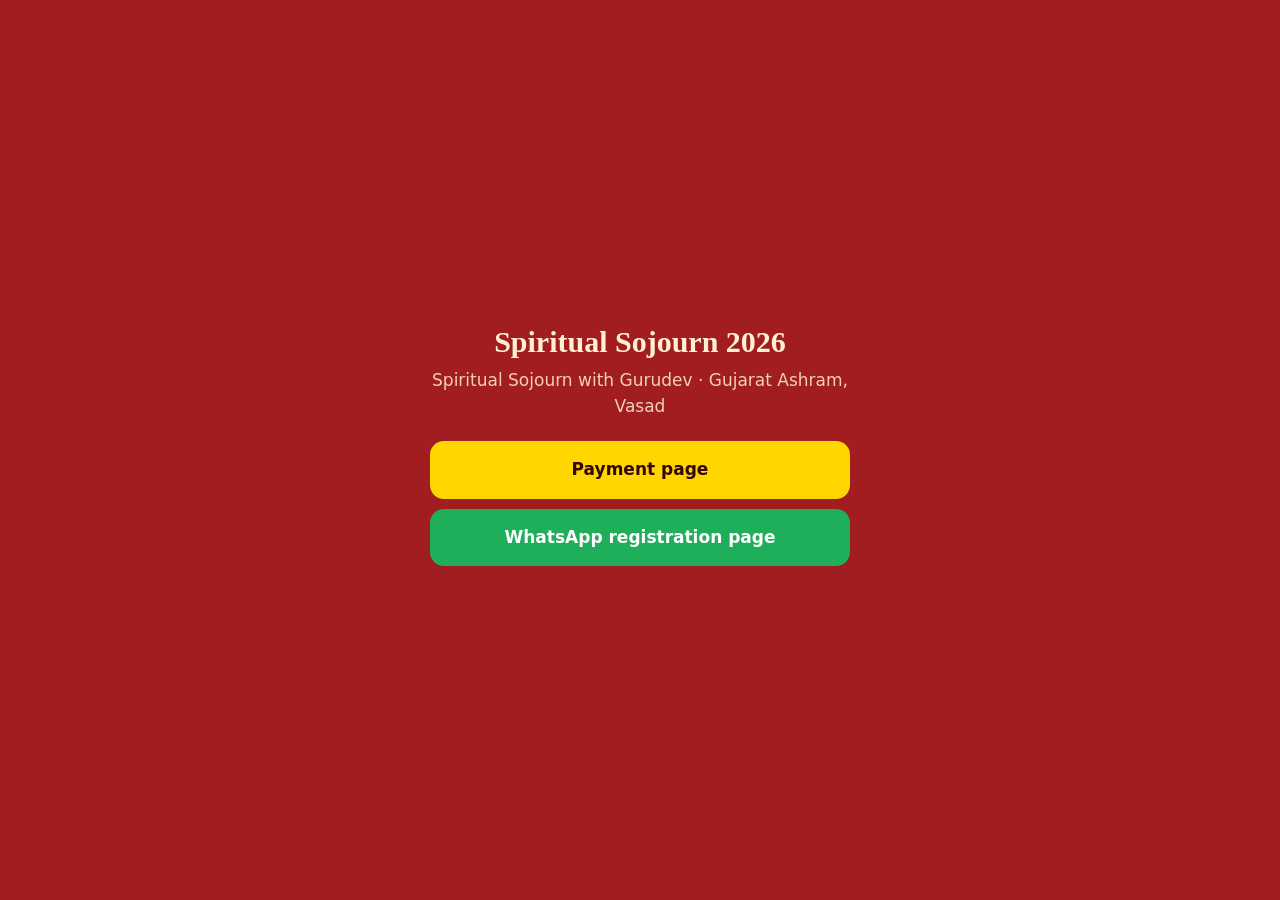
<file: index.html>
<!doctype html>
<html lang="en">
<head>
<meta charset="utf-8">
<meta name="viewport" content="width=device-width,initial-scale=1">
<meta name="robots" content="noindex">
<title>Spiritual Sojourn 2026</title>
<style>
  body{margin:0;min-height:100vh;display:grid;place-items:center;background:#A11D1F;color:#FFF0D4;font:400 17px/1.5 system-ui,-apple-system,"Segoe UI",sans-serif;padding:16px;box-sizing:border-box}
  main{max-width:420px;width:100%;text-align:center}
  h1{font:700 30px/1.2 Georgia,serif;margin:0 0 8px}
  p{margin:0 0 22px;opacity:.85}
  a{display:block;margin:10px 0;padding:16px;border-radius:14px;background:#FFD600;color:#330609;font-weight:700;text-decoration:none}
  a.alt{background:#1FAF5A;color:#fff}
</style>
</head>
<body>
<main>
  <h1>Spiritual Sojourn 2026</h1>
  <p>Spiritual Sojourn with Gurudev · Gujarat Ashram, Vasad</p>
  <a href="pay/">Payment page</a>
  <a class="alt" href="register/">WhatsApp registration page</a>
</main>
</body>
</html>
</file>
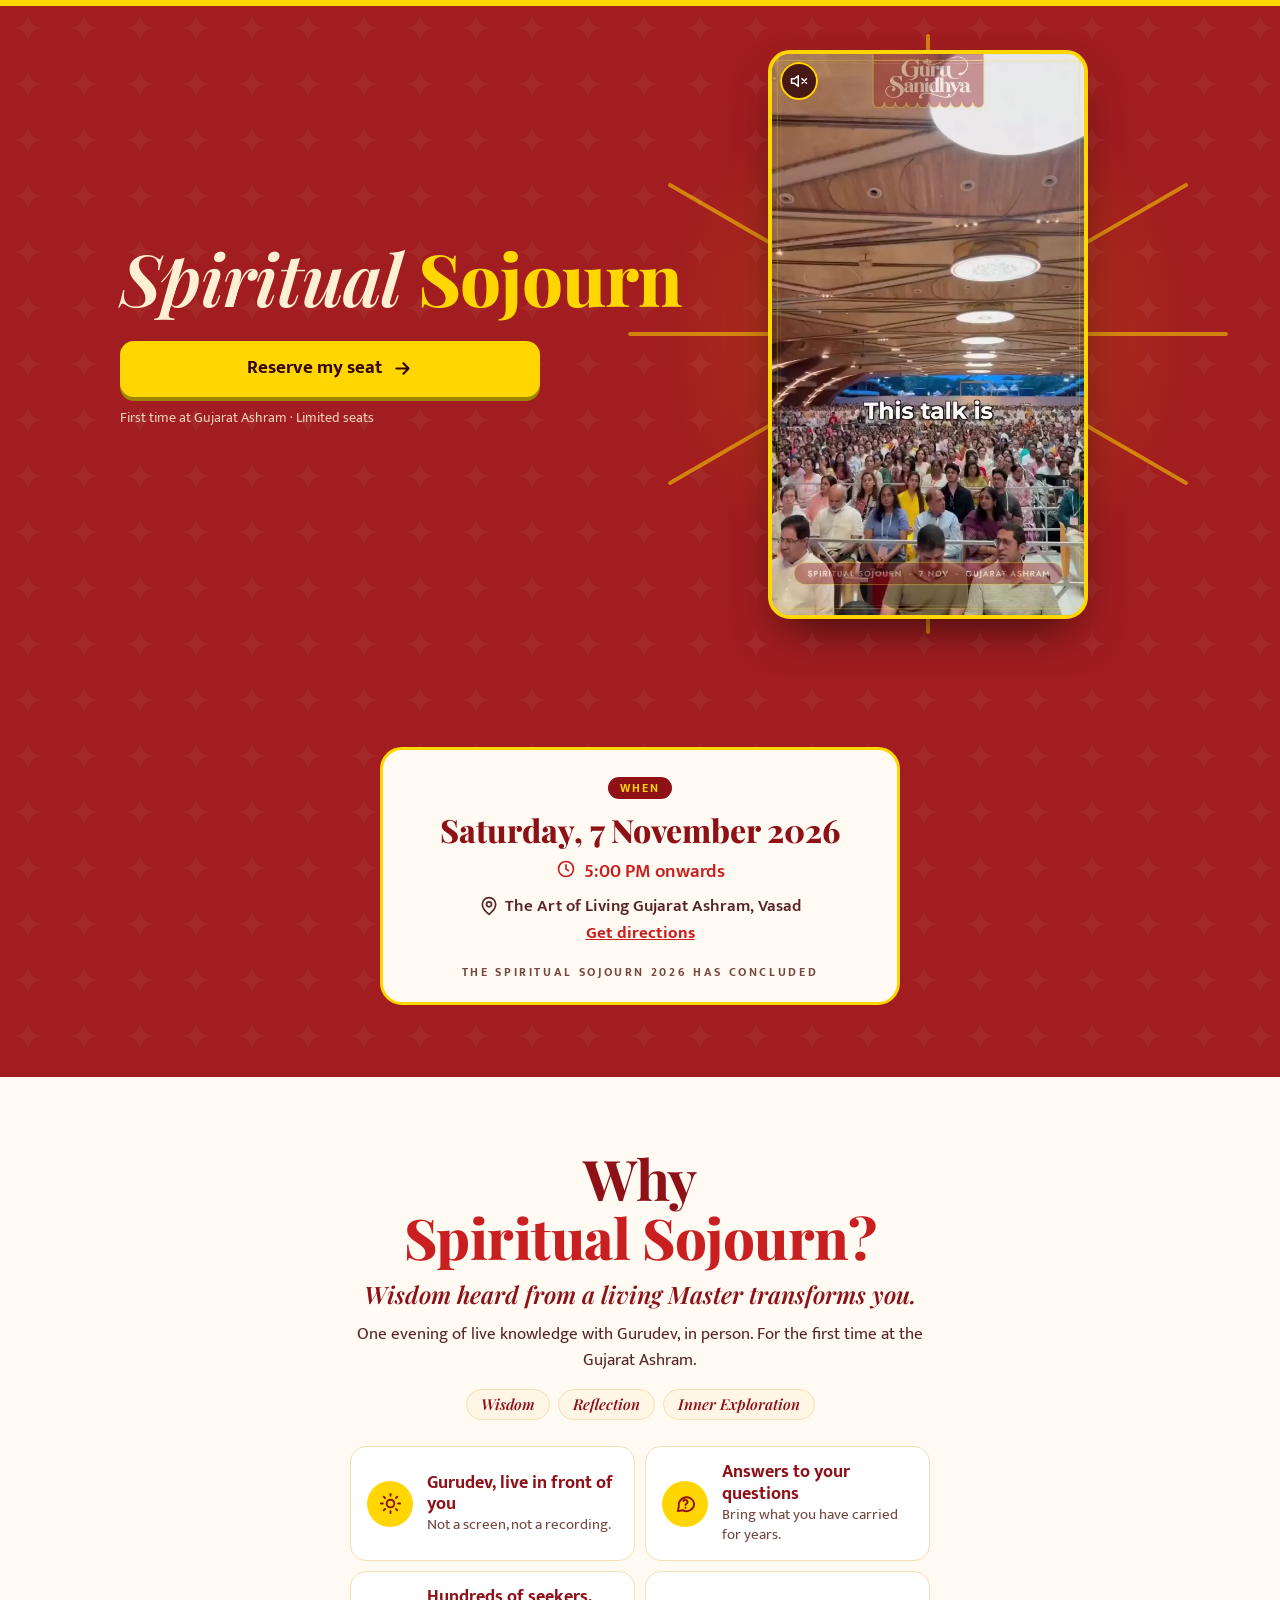
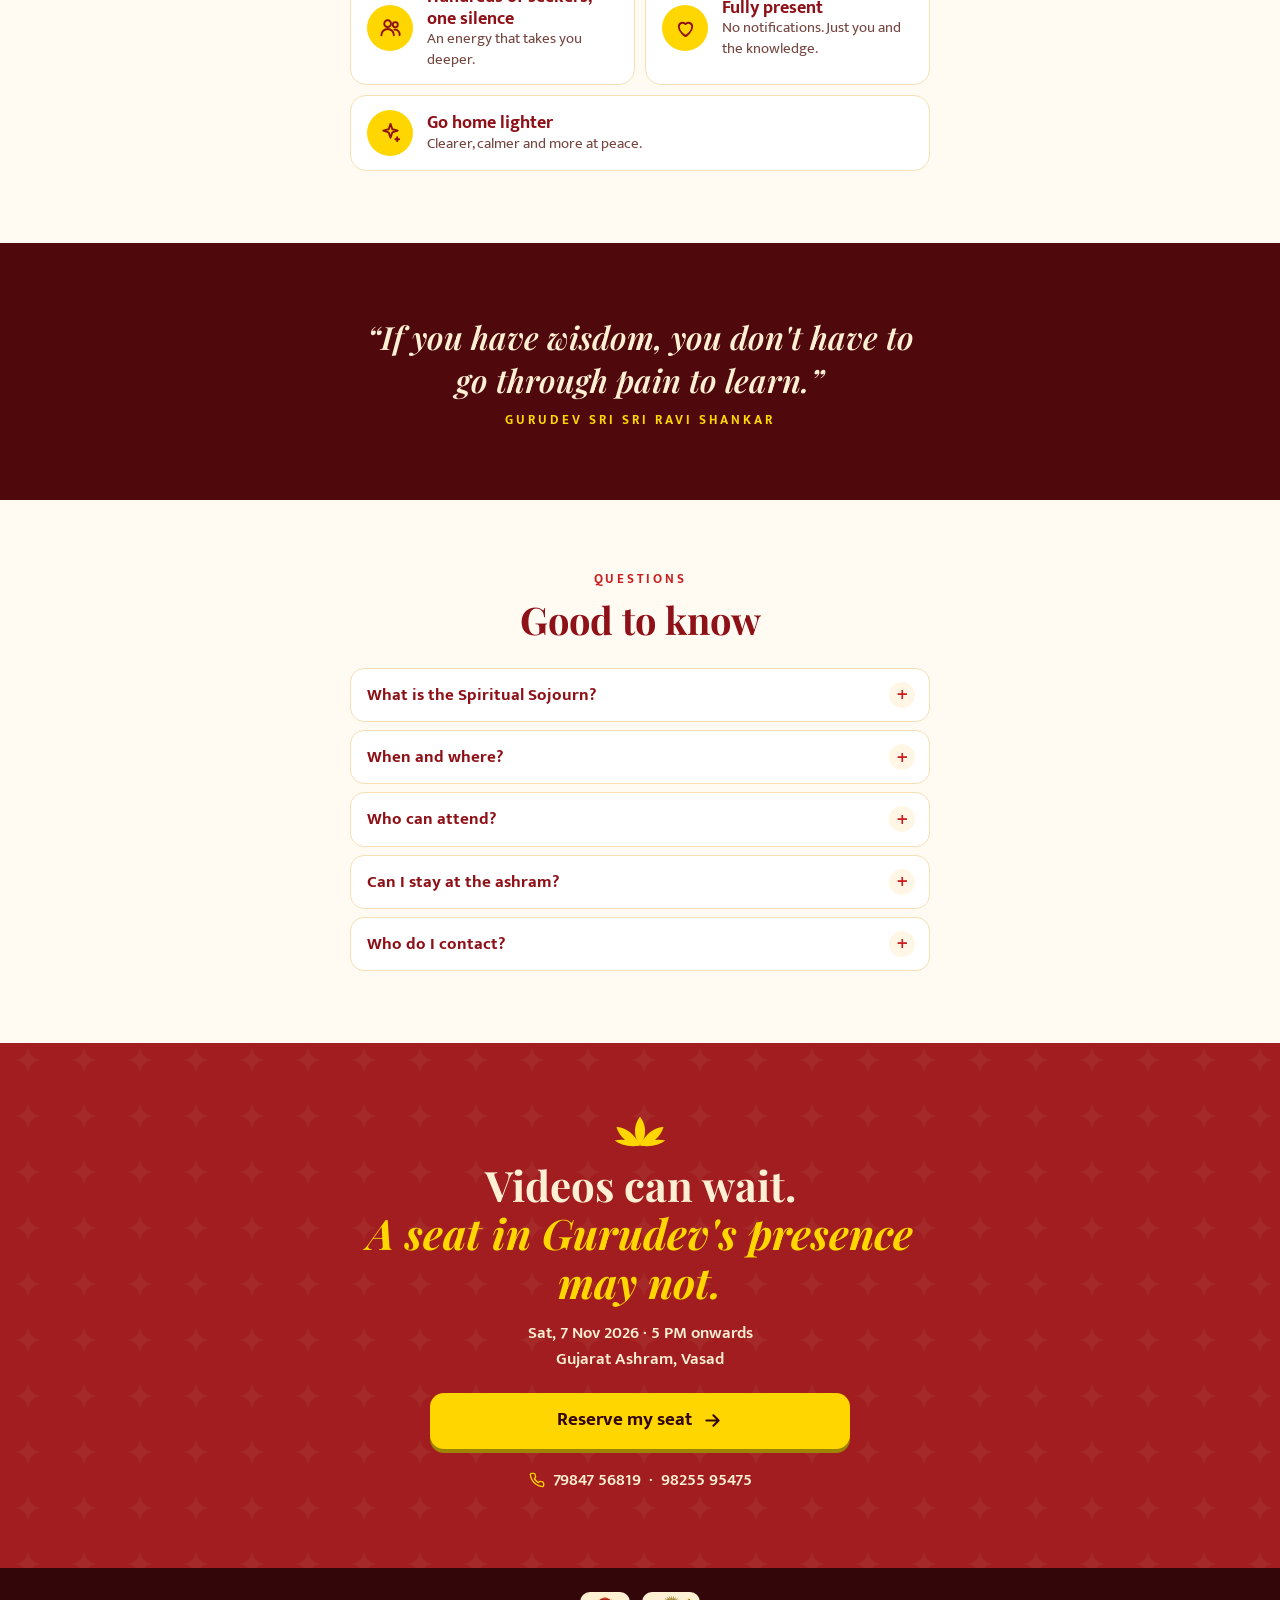
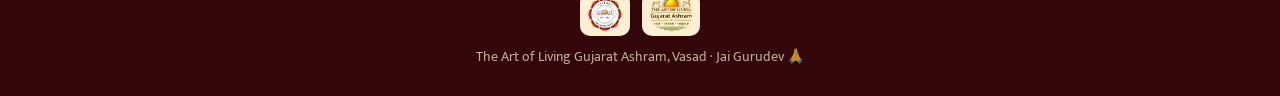
<file: pay/index.html>
<!doctype html>
<html lang="en">
<head>
<meta charset="utf-8">
<meta name="viewport" content="width=device-width,initial-scale=1,viewport-fit=cover">
<link rel="canonical" href="https://www.gujaratashram.org/spiritualsojourn">
<title>Spiritual Sojourn with Gurudev · Sat 7 Nov 2026 · Gujarat Ashram, Vasad</title>
<meta name="description" content="Spiritual Sojourn with Gurudev Sri Sri Ravi Shankar, for the first time at The Art of Living Gujarat Ashram, Vasad. Saturday 7 November 2026, 5:00 PM onwards. Reserve your seat.">
<meta name="theme-color" content="#A11D1F">
<meta property="og:type" content="website">
<meta property="og:title" content="Spiritual Sojourn with Gurudev · First time at Gujarat Ashram">
<meta property="og:description" content="Sat, 7 Nov 2026 · 5:00 PM onwards · Gujarat Ashram, Vasad. Seats are limited.">
<meta property="og:image" content="https://www.gujaratashram.org/spiritualsojourn/img/og.jpg?v=4">
<meta name="twitter:card" content="summary_large_image">
<link rel="preconnect" href="https://fonts.googleapis.com">
<link rel="preconnect" href="https://fonts.gstatic.com" crossorigin>
<link rel="stylesheet" href="https://fonts.googleapis.com/css2?family=Mukta:wght@400;500;600;700&family=Playfair+Display:ital,wght@0,700;0,800;1,600&display=swap">
<link rel="preload" as="image" href="../video/sojourn-reel-poster.webp">
<link rel="stylesheet" href="../assets/gg.css?v=5">
<link rel="icon" href="../img/badge-45-years.webp">
</head>
<body data-mode="pay">

<svg width="0" height="0" style="position:absolute" aria-hidden="true">
  <defs>
    <symbol id="lotus" viewBox="0 0 64 40"><path d="M32 2 C40 12 40 26 32 36 C24 26 24 12 32 2Z"/><path d="M32 36 C26 22 14 14 4 14 C8 26 18 36 32 36Z"/><path d="M32 36 C38 22 50 14 60 14 C56 26 46 36 32 36Z"/><path d="M32 36 C22 30 12 28 2 30 C10 36 20 38 32 36Z"/><path d="M32 36 C42 30 52 28 62 30 C54 36 44 38 32 36Z"/></symbol>
    <symbol id="i-check" viewBox="0 0 24 24" fill="none" stroke="currentColor" stroke-width="2.4" stroke-linecap="round" stroke-linejoin="round"><path d="M20 6 9 17l-5-5"/></symbol>
    <symbol id="i-lock" viewBox="0 0 24 24" fill="none" stroke="currentColor" stroke-width="2" stroke-linecap="round" stroke-linejoin="round"><rect x="4" y="11" width="16" height="10" rx="2"/><path d="M8 11V7a4 4 0 0 1 8 0v4"/></symbol>
    <symbol id="i-arrow" viewBox="0 0 24 24" fill="none" stroke="currentColor" stroke-width="2.4" stroke-linecap="round" stroke-linejoin="round"><path d="M5 12h14M13 6l6 6-6 6"/></symbol>
    <symbol id="i-sun" viewBox="0 0 24 24" fill="none" stroke="currentColor" stroke-width="2" stroke-linecap="round"><circle cx="12" cy="12" r="4"/><path d="M12 2v2M12 20v2M4.9 4.9l1.4 1.4M17.7 17.7l1.4 1.4M2 12h2M20 12h2M4.9 19.1l1.4-1.4M17.7 6.3l1.4-1.4"/></symbol>
    <symbol id="i-ask" viewBox="0 0 24 24" fill="none" stroke="currentColor" stroke-width="2" stroke-linecap="round" stroke-linejoin="round"><path d="M21 12a8 8 0 0 1-11.6 7.1L4 20l1-4.6A8 8 0 1 1 21 12Z"/><path d="M9.8 9.5a2.3 2.3 0 0 1 4.4.9c0 1.5-2.2 2-2.2 3.1M12 16.5h.01"/></symbol>
    <symbol id="i-people" viewBox="0 0 24 24" fill="none" stroke="currentColor" stroke-width="2" stroke-linecap="round" stroke-linejoin="round"><circle cx="9" cy="8" r="3.5"/><path d="M2.5 20a6.5 6.5 0 0 1 13 0"/><circle cx="17" cy="9" r="2.6"/><path d="M16 14.2a5 5 0 0 1 5.5 5.8"/></symbol>
    <symbol id="i-spark" viewBox="0 0 24 24" fill="none" stroke="currentColor" stroke-width="2" stroke-linecap="round" stroke-linejoin="round"><path d="M12 3l1.9 5.6L19.5 10l-5.6 1.9L12 17.5l-1.9-5.6L4.5 10l5.6-1.4Z"/><path d="M19 17v4M17 19h4"/></symbol>
    <symbol id="i-heart" viewBox="0 0 24 24" fill="none" stroke="currentColor" stroke-width="2" stroke-linecap="round" stroke-linejoin="round"><path d="M12 21s-7-4.4-7-10a4 4 0 0 1 7-2.6A4 4 0 0 1 19 11c0 5.6-7 10-7 10Z"/></symbol>
    <symbol id="i-cal" viewBox="0 0 24 24" fill="none" stroke="currentColor" stroke-width="2" stroke-linecap="round" stroke-linejoin="round"><rect x="3" y="5" width="18" height="16" rx="2"/><path d="M16 3v4M8 3v4M3 10h18"/></symbol>
    <symbol id="i-clock" viewBox="0 0 24 24" fill="none" stroke="currentColor" stroke-width="2" stroke-linecap="round"><circle cx="12" cy="12" r="9"/><path d="M12 7v5l3 2"/></symbol>
    <symbol id="i-pin" viewBox="0 0 24 24" fill="none" stroke="currentColor" stroke-width="2" stroke-linecap="round" stroke-linejoin="round"><path d="M20 10c0 6-8 12-8 12S4 16 4 10a8 8 0 0 1 16 0Z"/><circle cx="12" cy="10" r="3"/></symbol>
    <symbol id="i-phone" viewBox="0 0 24 24" fill="none" stroke="currentColor" stroke-width="2" stroke-linecap="round" stroke-linejoin="round"><path d="M22 16.9v3a2 2 0 0 1-2.2 2 19.8 19.8 0 0 1-8.6-3.1 19.5 19.5 0 0 1-6-6A19.8 19.8 0 0 1 2.1 4.2 2 2 0 0 1 4.1 2h3a2 2 0 0 1 2 1.7c.1 1 .4 1.9.7 2.8a2 2 0 0 1-.5 2.1L8 9.9a16 16 0 0 0 6 6l1.3-1.3a2 2 0 0 1 2.1-.4c.9.3 1.8.6 2.8.7a2 2 0 0 1 1.7 2Z"/></symbol>
    <symbol id="i-sound" viewBox="0 0 24 24" fill="none" stroke="currentColor" stroke-width="2" stroke-linecap="round" stroke-linejoin="round"><path d="M11 5 6 9H2v6h4l5 4Z"/><path d="M15.5 8.5a5 5 0 0 1 0 7M19 5a10 10 0 0 1 0 14"/></symbol>
    <symbol id="i-mute" viewBox="0 0 24 24" fill="none" stroke="currentColor" stroke-width="2" stroke-linecap="round" stroke-linejoin="round"><path d="M11 5 6 9H2v6h4l5 4Z"/><path d="m22 9-6 6M16 9l6 6"/></symbol>
    <symbol id="i-wa" viewBox="0 0 24 24" fill="currentColor"><path d="M17.5 14.4c-.3-.1-1.8-.9-2-1-.3-.1-.5-.1-.7.1-.2.3-.8 1-.9 1.2-.2.2-.3.2-.6.1-.3-.1-1.3-.5-2.4-1.5-.9-.8-1.5-1.8-1.7-2.1-.2-.3 0-.5.1-.6l.4-.5c.2-.2.2-.3.3-.5.1-.2 0-.4 0-.5l-.9-2.2c-.2-.6-.5-.5-.7-.5h-.6c-.2 0-.5.1-.8.4-.3.3-1 1-1 2.5s1.1 2.9 1.2 3.1c.1.2 2.1 3.2 5.1 4.5.7.3 1.3.5 1.7.6.7.2 1.4.2 1.9.1.6-.1 1.8-.7 2-1.4.2-.7.2-1.3.2-1.4-.1-.2-.3-.3-.6-.4ZM12 2a10 10 0 0 0-8.6 15.1L2 22l5-1.3A10 10 0 1 0 12 2Zm0 18.2c-1.5 0-3-.4-4.2-1.2l-.3-.2-3 .8.8-2.9-.2-.3A8.2 8.2 0 1 1 12 20.2Z"/></symbol>
  </defs>
</svg>

<!-- ============ HERO ============ -->
<header class="hero" data-loop>
  <div class="wrap hero-grid">
    <div class="hero-text">
      <h1 class="title"><span class="t1">Spiritual</span> <span class="t2">Sojourn</span></h1>
    </div>

    <div class="hero-media">
      <div class="reel-wrap">
        <div class="halo" aria-hidden="true">
          <svg class="rays" viewBox="-100 -100 200 200">
            <g stroke="#FFD600" stroke-width="1.3" stroke-linecap="round" stroke-opacity=".55">
              <line y1="-36" y2="-98"/><line y1="-36" y2="-98" transform="rotate(30)"/><line y1="-36" y2="-98" transform="rotate(60)"/><line y1="-36" y2="-98" transform="rotate(90)"/><line y1="-36" y2="-98" transform="rotate(120)"/><line y1="-36" y2="-98" transform="rotate(150)"/><line y1="-36" y2="-98" transform="rotate(180)"/><line y1="-36" y2="-98" transform="rotate(210)"/><line y1="-36" y2="-98" transform="rotate(240)"/><line y1="-36" y2="-98" transform="rotate(270)"/><line y1="-36" y2="-98" transform="rotate(300)"/><line y1="-36" y2="-98" transform="rotate(330)"/>
            </g>
          </svg>
        </div>
        <div class="reel" id="reel">
          <video id="reel-video" src="../video/sojourn-reel.mp4" poster="../video/sojourn-reel-poster.webp" muted loop playsinline preload="metadata" width="576" height="1024" aria-label="Seekers share what the Spiritual Sojourn with Gurudev was like"></video>
          <button class="sound" type="button" aria-pressed="false" aria-label="Turn sound on"><svg class="off"><use href="#i-mute"/></svg><svg class="on"><use href="#i-sound"/></svg><span>Sound</span></button>
        </div>
      </div>
    </div>

    <div class="hero-cta">
      <a id="hero-cta" class="cta" data-cta href="https://tinyurl.com/GyaanGanga2026">
        Reserve my seat <svg><use href="#i-arrow"/></svg>
      </a>
      <p class="note">First time at Gujarat Ashram · Limited seats</p>
    </div>
  </div>
</header>

<main>
<!-- ============ DATE & TIME ============ -->
<section class="s event">
  <div class="wrap">
    <div class="card ev rv">
      <span class="label">When</span>
      <p class="ev-day">Saturday, 7 November 2026</p>
      <p class="ev-time"><svg><use href="#i-clock"/></svg>5:00 PM onwards</p>
      <p class="ev-place"><span><svg><use href="#i-pin"/></svg>The Art of Living Gujarat Ashram, Vasad</span><a href="https://www.google.com/maps/search/?api=1&amp;query=Art+of+Living+Gujarat+Ashram+Vasad" target="_blank" rel="noopener">Get directions</a></p>
      <p class="count-label" data-count-label>Begins in</p>
      <div class="count" data-count role="timer" aria-live="off">
        <div class="u"><b>--</b><small>Days</small></div><div class="u"><b>--</b><small>Hrs</small></div><div class="u"><b>--</b><small>Min</small></div><div class="u"><b>--</b><small>Sec</small></div>
      </div>
    </div>
  </div>
</section>

<!-- ============ WHY ATTEND ============ -->
<section class="s ivory">
  <div class="wrap narrow">
    <div class="head rv">
      <h2 class="why-title">Why <em>Spiritual Sojourn?</em></h2>
      <p class="why-line">Wisdom heard from a living Master transforms you.</p>
      <p>One evening of live knowledge with Gurudev, in person. For the first time at the Gujarat Ashram.</p>
      <div class="theme"><span>Wisdom</span><span>Reflection</span><span>Inner Exploration</span></div>
    </div>
    <ul class="points">
      <li class="rv"><span class="pi"><svg><use href="#i-sun"/></svg></span><span><b>Gurudev, live in front of you</b><small>Not a screen, not a recording.</small></span></li>
      <li class="rv"><span class="pi"><svg><use href="#i-ask"/></svg></span><span><b>Answers to your questions</b><small>Bring what you have carried for years.</small></span></li>
      <li class="rv"><span class="pi"><svg><use href="#i-people"/></svg></span><span><b>Hundreds of seekers, one silence</b><small>An energy that takes you deeper.</small></span></li>
      <li class="rv"><span class="pi"><svg><use href="#i-heart"/></svg></span><span><b>Fully present</b><small>No notifications. Just you and the knowledge.</small></span></li>
      <li class="rv"><span class="pi"><svg><use href="#i-spark"/></svg></span><span><b>Go home lighter</b><small>Clearer, calmer and more at peace.</small></span></li>
    </ul>
  </div>
</section>

<!-- ============ QUOTE ============ -->
<section class="s dark">
  <div class="wrap narrow">
    <figure class="quote rv">
      <blockquote>“If you have wisdom, you don't have to go through pain to learn.”</blockquote>
      <cite>Gurudev Sri Sri Ravi Shankar</cite>
    </figure>
  </div>
</section>

<!-- ============ FAQ ============ -->
<section class="s ivory">
  <div class="wrap narrow">
    <div class="head rv"><span class="kicker">Questions</span><h2>Good to know</h2></div>
    <div class="faq">
      <details class="rv"><summary>What is the Spiritual Sojourn?</summary><p>An evening of live knowledge with Gurudev Sri Sri Ravi Shankar, in person, on wisdom, reflection and inner exploration.</p></details>
      <details class="rv"><summary>When and where?</summary><p>Saturday, 7 November 2026, 5:00 PM onwards, at The Art of Living Gujarat Ashram, Vasad (between Anand and Vadodara). Please come early to settle in.</p></details>
      <details class="rv"><summary>Who can attend?</summary><p>Every seeker is welcome. No prior program is needed. Each person attending, including family members, should be registered.</p></details>
      <details class="rv"><summary>Can I stay at the ashram?</summary><p>If you are travelling from far, available stay options and fees are shown on the registration page.</p></details>
      <details class="rv"><summary>Who do I contact?</summary><p>Call or WhatsApp <a href="tel:+917984756819">+91 79847 56819</a> or <a href="tel:+919825595475">+91 98255 95475</a>.</p></details>
    </div>
  </div>
</section>
</main>

<!-- ============ FINAL CTA ============ -->
<section class="s final" id="final">
  <div class="wrap narrow">
    <svg class="lotus rv" fill="#FFD600" aria-hidden="true"><use href="#lotus"/></svg>
    <h2 class="rv">Videos can wait.<br><em>A seat in Gurudev's presence may not.</em></h2>
    <p class="final-when rv">Sat, 7 Nov 2026 · 5 PM onwards<br>Gujarat Ashram, Vasad</p>
    <div class="rv">
      <a class="cta" data-cta href="https://tinyurl.com/GyaanGanga2026">
        Reserve my seat <svg><use href="#i-arrow"/></svg>
      </a>
    </div>
    <p class="contact rv"><svg><use href="#i-phone"/></svg><a href="tel:+917984756819">79847 56819</a> · <a href="tel:+919825595475">98255 95475</a></p>
  </div>
</section>

<footer>
  <div class="wrap">
    <div class="logos"><img src="../img/badge-45-years.webp" alt="The Art of Living, 45 years" width="250" height="250" loading="lazy"><img src="../img/aol-gujarat-ashram.webp" alt="The Art of Living Gujarat Ashram" width="280" height="235" loading="lazy"></div>
    <p>The Art of Living Gujarat Ashram, Vasad · Jai Gurudev 🙏</p>
  </div>
</footer>

<!-- sticky bar (phones) -->
<div class="sticky">
  <div class="in">
    <div class="txt"><b>Sat, 7 Nov · 5 PM</b><small data-sticky-time>Gujarat Ashram, Vasad</small></div>
    <a class="cta" data-cta href="https://tinyurl.com/GyaanGanga2026">
      Reserve seat
    </a>
  </div>
</div>


<script src="../assets/gg.js?v=5"></script>
</body>
</html>
</file>
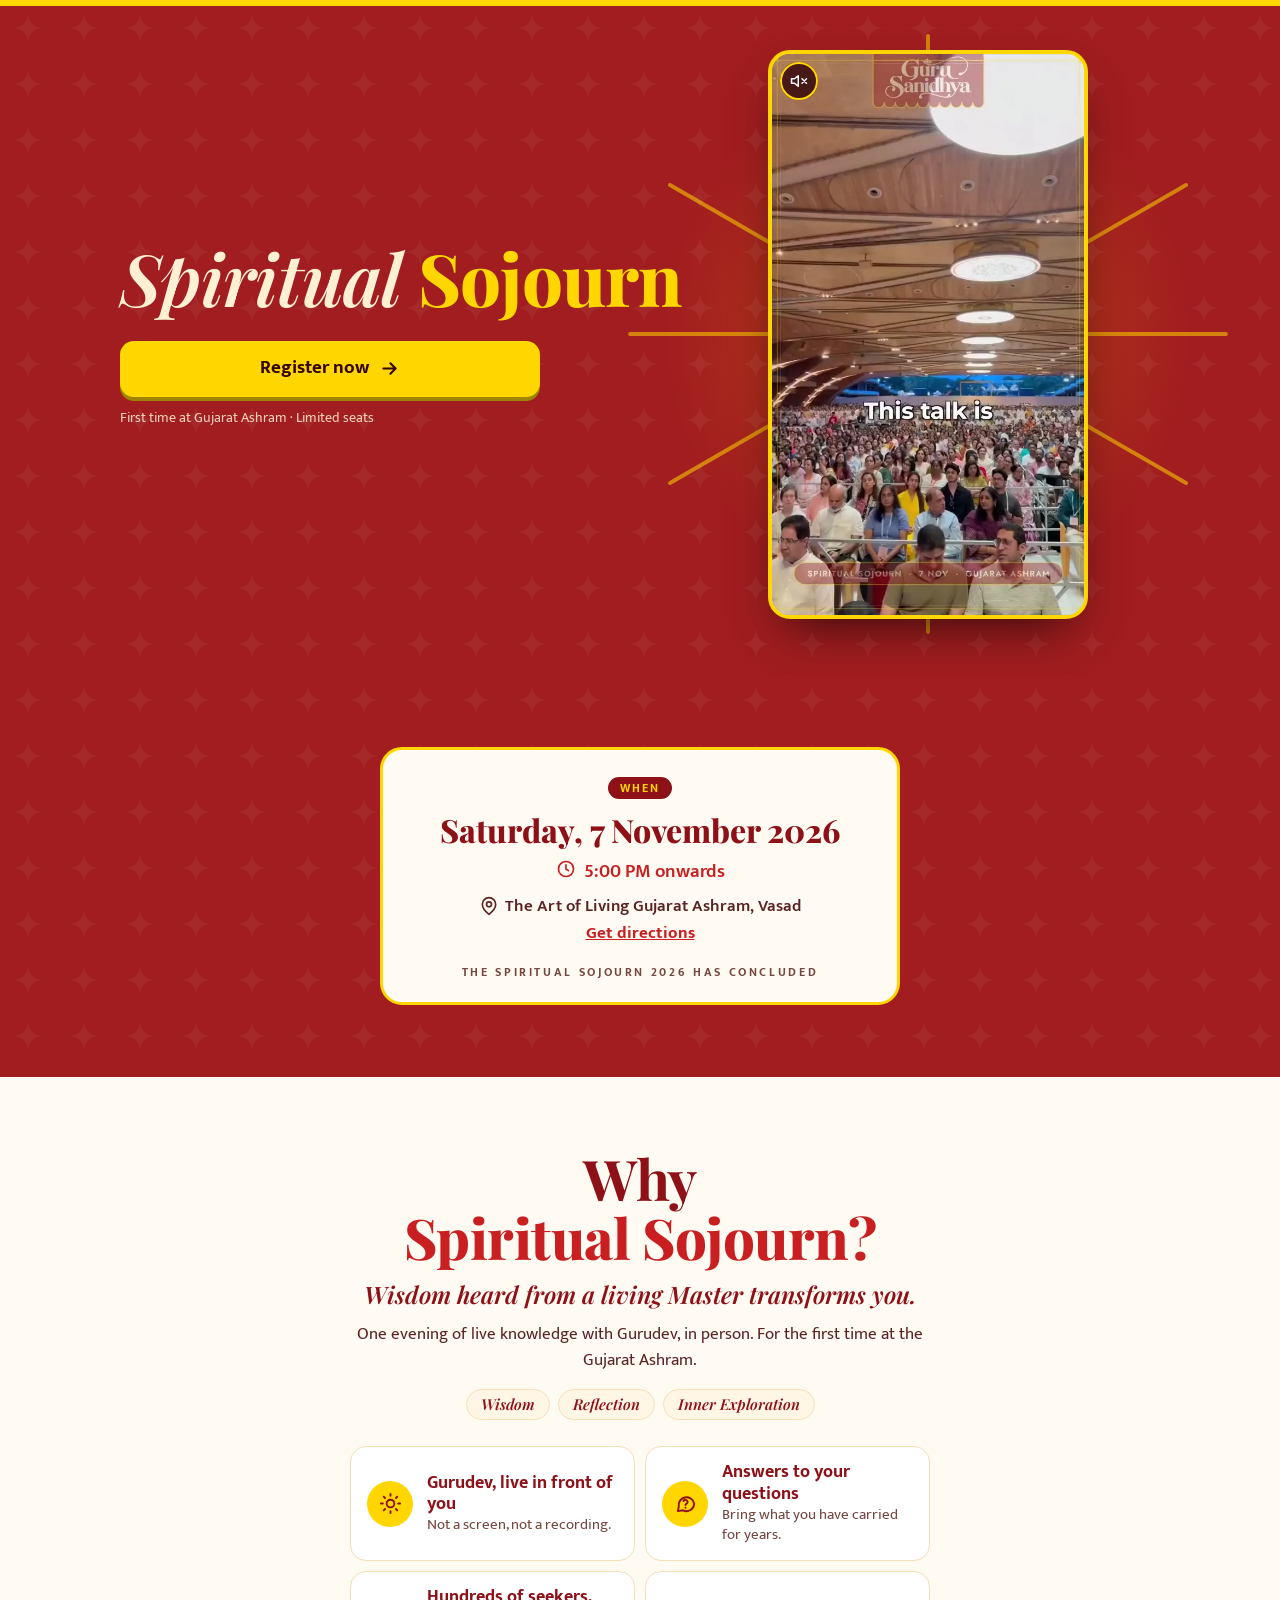
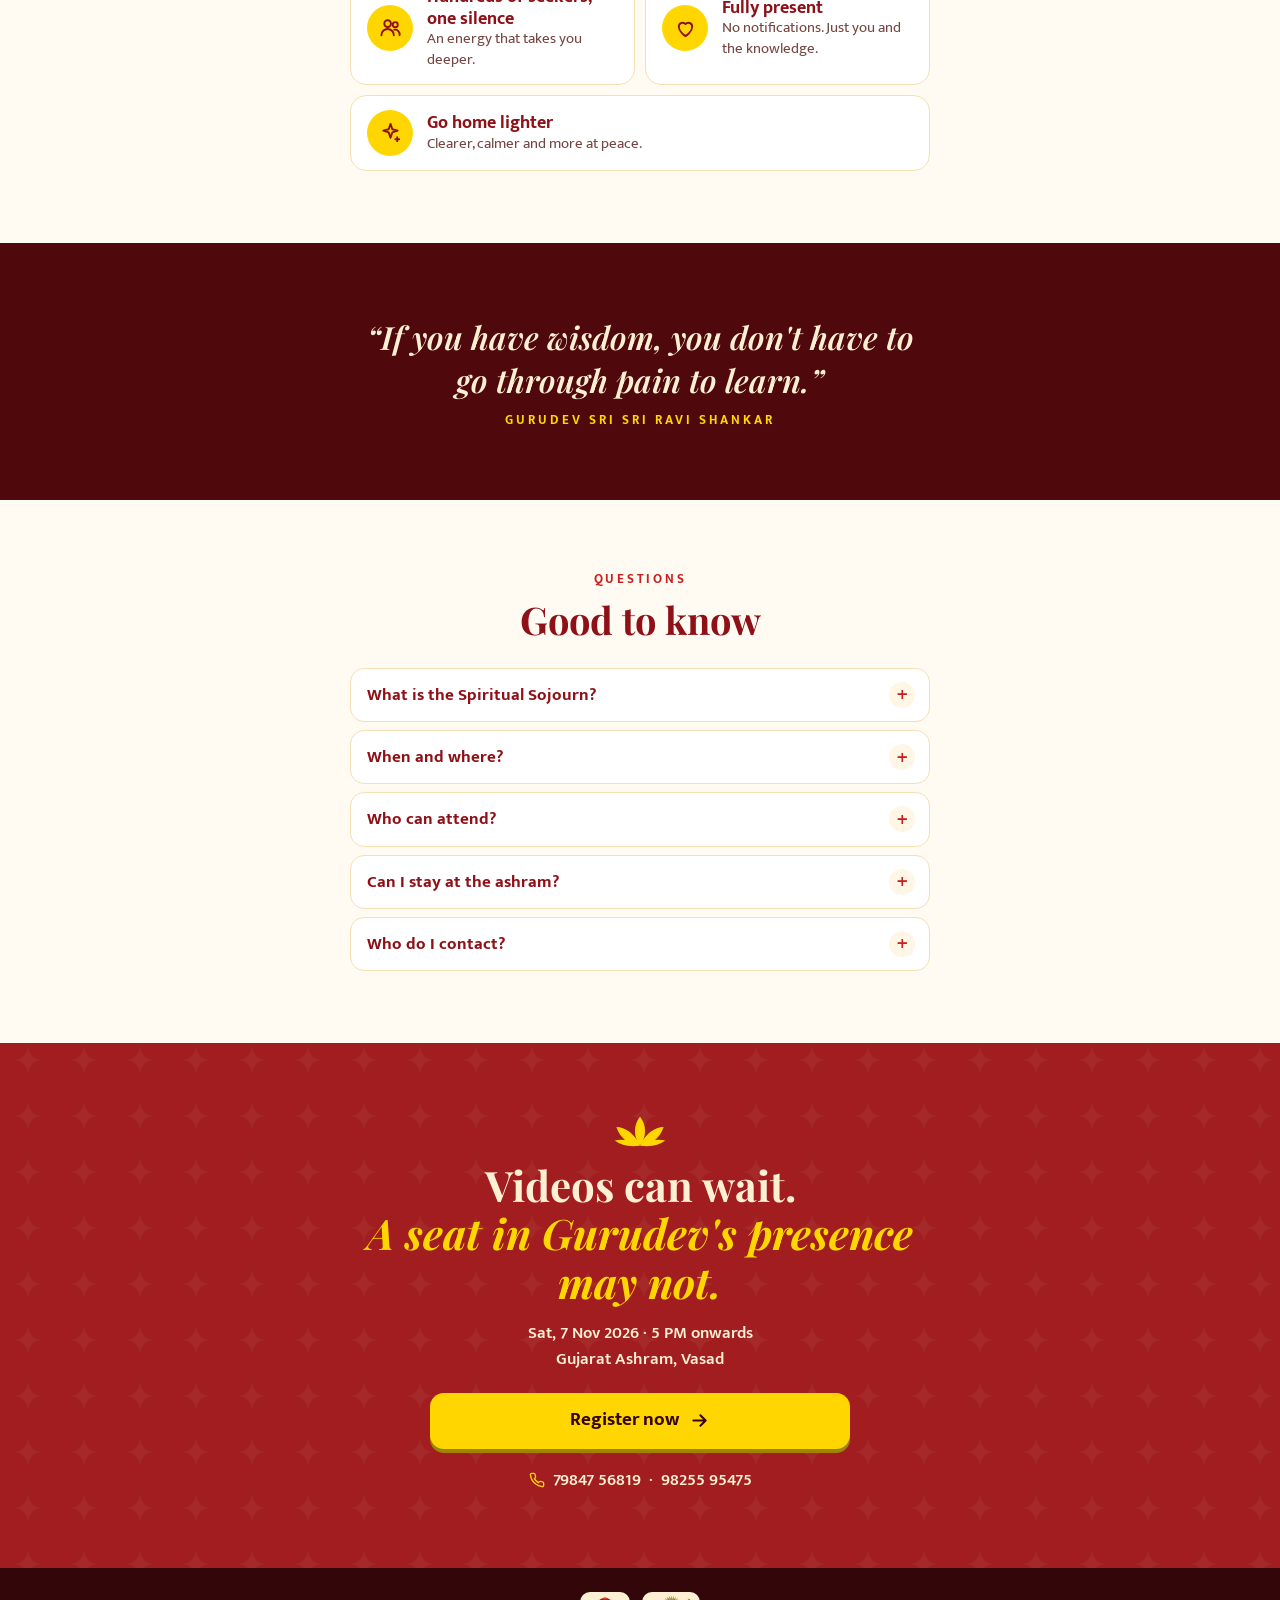
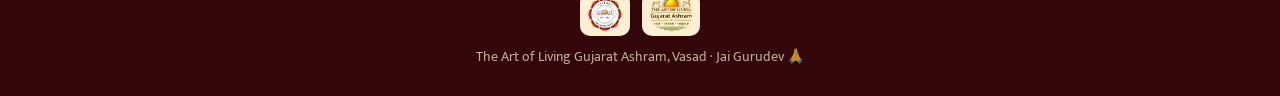
<file: register/index.html>
<!doctype html>
<html lang="en">
<head>
<meta charset="utf-8">
<meta name="viewport" content="width=device-width,initial-scale=1,viewport-fit=cover">
<link rel="canonical" href="https://www.gujaratashram.org/spiritualsojourn/register">
<title>Spiritual Sojourn with Gurudev · Sat 7 Nov 2026 · Gujarat Ashram, Vasad</title>
<meta name="description" content="Spiritual Sojourn with Gurudev Sri Sri Ravi Shankar, for the first time at The Art of Living Gujarat Ashram, Vasad. Saturday 7 November 2026, 5:00 PM onwards. Reserve your seat.">
<meta name="theme-color" content="#A11D1F">
<meta property="og:type" content="website">
<meta property="og:title" content="Spiritual Sojourn with Gurudev · First time at Gujarat Ashram">
<meta property="og:description" content="Sat, 7 Nov 2026 · 5:00 PM onwards · Gujarat Ashram, Vasad. Seats are limited.">
<meta property="og:image" content="https://www.gujaratashram.org/spiritualsojourn/img/og.jpg?v=4">
<meta name="twitter:card" content="summary_large_image">
<link rel="preconnect" href="https://fonts.googleapis.com">
<link rel="preconnect" href="https://fonts.gstatic.com" crossorigin>
<link rel="stylesheet" href="https://fonts.googleapis.com/css2?family=Mukta:wght@400;500;600;700&family=Playfair+Display:ital,wght@0,700;0,800;1,600&display=swap">
<link rel="preload" as="image" href="../video/sojourn-reel-poster.webp">
<link rel="stylesheet" href="../assets/gg.css?v=5">
<link rel="icon" href="../img/badge-45-years.webp">
</head>
<body data-mode="lead">

<svg width="0" height="0" style="position:absolute" aria-hidden="true">
  <defs>
    <symbol id="lotus" viewBox="0 0 64 40"><path d="M32 2 C40 12 40 26 32 36 C24 26 24 12 32 2Z"/><path d="M32 36 C26 22 14 14 4 14 C8 26 18 36 32 36Z"/><path d="M32 36 C38 22 50 14 60 14 C56 26 46 36 32 36Z"/><path d="M32 36 C22 30 12 28 2 30 C10 36 20 38 32 36Z"/><path d="M32 36 C42 30 52 28 62 30 C54 36 44 38 32 36Z"/></symbol>
    <symbol id="i-check" viewBox="0 0 24 24" fill="none" stroke="currentColor" stroke-width="2.4" stroke-linecap="round" stroke-linejoin="round"><path d="M20 6 9 17l-5-5"/></symbol>
    <symbol id="i-lock" viewBox="0 0 24 24" fill="none" stroke="currentColor" stroke-width="2" stroke-linecap="round" stroke-linejoin="round"><rect x="4" y="11" width="16" height="10" rx="2"/><path d="M8 11V7a4 4 0 0 1 8 0v4"/></symbol>
    <symbol id="i-arrow" viewBox="0 0 24 24" fill="none" stroke="currentColor" stroke-width="2.4" stroke-linecap="round" stroke-linejoin="round"><path d="M5 12h14M13 6l6 6-6 6"/></symbol>
    <symbol id="i-sun" viewBox="0 0 24 24" fill="none" stroke="currentColor" stroke-width="2" stroke-linecap="round"><circle cx="12" cy="12" r="4"/><path d="M12 2v2M12 20v2M4.9 4.9l1.4 1.4M17.7 17.7l1.4 1.4M2 12h2M20 12h2M4.9 19.1l1.4-1.4M17.7 6.3l1.4-1.4"/></symbol>
    <symbol id="i-ask" viewBox="0 0 24 24" fill="none" stroke="currentColor" stroke-width="2" stroke-linecap="round" stroke-linejoin="round"><path d="M21 12a8 8 0 0 1-11.6 7.1L4 20l1-4.6A8 8 0 1 1 21 12Z"/><path d="M9.8 9.5a2.3 2.3 0 0 1 4.4.9c0 1.5-2.2 2-2.2 3.1M12 16.5h.01"/></symbol>
    <symbol id="i-people" viewBox="0 0 24 24" fill="none" stroke="currentColor" stroke-width="2" stroke-linecap="round" stroke-linejoin="round"><circle cx="9" cy="8" r="3.5"/><path d="M2.5 20a6.5 6.5 0 0 1 13 0"/><circle cx="17" cy="9" r="2.6"/><path d="M16 14.2a5 5 0 0 1 5.5 5.8"/></symbol>
    <symbol id="i-spark" viewBox="0 0 24 24" fill="none" stroke="currentColor" stroke-width="2" stroke-linecap="round" stroke-linejoin="round"><path d="M12 3l1.9 5.6L19.5 10l-5.6 1.9L12 17.5l-1.9-5.6L4.5 10l5.6-1.4Z"/><path d="M19 17v4M17 19h4"/></symbol>
    <symbol id="i-heart" viewBox="0 0 24 24" fill="none" stroke="currentColor" stroke-width="2" stroke-linecap="round" stroke-linejoin="round"><path d="M12 21s-7-4.4-7-10a4 4 0 0 1 7-2.6A4 4 0 0 1 19 11c0 5.6-7 10-7 10Z"/></symbol>
    <symbol id="i-cal" viewBox="0 0 24 24" fill="none" stroke="currentColor" stroke-width="2" stroke-linecap="round" stroke-linejoin="round"><rect x="3" y="5" width="18" height="16" rx="2"/><path d="M16 3v4M8 3v4M3 10h18"/></symbol>
    <symbol id="i-clock" viewBox="0 0 24 24" fill="none" stroke="currentColor" stroke-width="2" stroke-linecap="round"><circle cx="12" cy="12" r="9"/><path d="M12 7v5l3 2"/></symbol>
    <symbol id="i-pin" viewBox="0 0 24 24" fill="none" stroke="currentColor" stroke-width="2" stroke-linecap="round" stroke-linejoin="round"><path d="M20 10c0 6-8 12-8 12S4 16 4 10a8 8 0 0 1 16 0Z"/><circle cx="12" cy="10" r="3"/></symbol>
    <symbol id="i-phone" viewBox="0 0 24 24" fill="none" stroke="currentColor" stroke-width="2" stroke-linecap="round" stroke-linejoin="round"><path d="M22 16.9v3a2 2 0 0 1-2.2 2 19.8 19.8 0 0 1-8.6-3.1 19.5 19.5 0 0 1-6-6A19.8 19.8 0 0 1 2.1 4.2 2 2 0 0 1 4.1 2h3a2 2 0 0 1 2 1.7c.1 1 .4 1.9.7 2.8a2 2 0 0 1-.5 2.1L8 9.9a16 16 0 0 0 6 6l1.3-1.3a2 2 0 0 1 2.1-.4c.9.3 1.8.6 2.8.7a2 2 0 0 1 1.7 2Z"/></symbol>
    <symbol id="i-sound" viewBox="0 0 24 24" fill="none" stroke="currentColor" stroke-width="2" stroke-linecap="round" stroke-linejoin="round"><path d="M11 5 6 9H2v6h4l5 4Z"/><path d="M15.5 8.5a5 5 0 0 1 0 7M19 5a10 10 0 0 1 0 14"/></symbol>
    <symbol id="i-mute" viewBox="0 0 24 24" fill="none" stroke="currentColor" stroke-width="2" stroke-linecap="round" stroke-linejoin="round"><path d="M11 5 6 9H2v6h4l5 4Z"/><path d="m22 9-6 6M16 9l6 6"/></symbol>
    <symbol id="i-wa" viewBox="0 0 24 24" fill="currentColor"><path d="M17.5 14.4c-.3-.1-1.8-.9-2-1-.3-.1-.5-.1-.7.1-.2.3-.8 1-.9 1.2-.2.2-.3.2-.6.1-.3-.1-1.3-.5-2.4-1.5-.9-.8-1.5-1.8-1.7-2.1-.2-.3 0-.5.1-.6l.4-.5c.2-.2.2-.3.3-.5.1-.2 0-.4 0-.5l-.9-2.2c-.2-.6-.5-.5-.7-.5h-.6c-.2 0-.5.1-.8.4-.3.3-1 1-1 2.5s1.1 2.9 1.2 3.1c.1.2 2.1 3.2 5.1 4.5.7.3 1.3.5 1.7.6.7.2 1.4.2 1.9.1.6-.1 1.8-.7 2-1.4.2-.7.2-1.3.2-1.4-.1-.2-.3-.3-.6-.4ZM12 2a10 10 0 0 0-8.6 15.1L2 22l5-1.3A10 10 0 1 0 12 2Zm0 18.2c-1.5 0-3-.4-4.2-1.2l-.3-.2-3 .8.8-2.9-.2-.3A8.2 8.2 0 1 1 12 20.2Z"/></symbol>
  </defs>
</svg>

<!-- ============ HERO ============ -->
<header class="hero" data-loop>
  <div class="wrap hero-grid">
    <div class="hero-text">
      <h1 class="title"><span class="t1">Spiritual</span> <span class="t2">Sojourn</span></h1>
    </div>

    <div class="hero-media">
      <div class="reel-wrap">
        <div class="halo" aria-hidden="true">
          <svg class="rays" viewBox="-100 -100 200 200">
            <g stroke="#FFD600" stroke-width="1.3" stroke-linecap="round" stroke-opacity=".55">
              <line y1="-36" y2="-98"/><line y1="-36" y2="-98" transform="rotate(30)"/><line y1="-36" y2="-98" transform="rotate(60)"/><line y1="-36" y2="-98" transform="rotate(90)"/><line y1="-36" y2="-98" transform="rotate(120)"/><line y1="-36" y2="-98" transform="rotate(150)"/><line y1="-36" y2="-98" transform="rotate(180)"/><line y1="-36" y2="-98" transform="rotate(210)"/><line y1="-36" y2="-98" transform="rotate(240)"/><line y1="-36" y2="-98" transform="rotate(270)"/><line y1="-36" y2="-98" transform="rotate(300)"/><line y1="-36" y2="-98" transform="rotate(330)"/>
            </g>
          </svg>
        </div>
        <div class="reel" id="reel">
          <video id="reel-video" src="../video/sojourn-reel.mp4" poster="../video/sojourn-reel-poster.webp" muted loop playsinline preload="metadata" width="576" height="1024" aria-label="Seekers share what the Spiritual Sojourn with Gurudev was like"></video>
          <button class="sound" type="button" aria-pressed="false" aria-label="Turn sound on"><svg class="off"><use href="#i-mute"/></svg><svg class="on"><use href="#i-sound"/></svg><span>Sound</span></button>
        </div>
      </div>
    </div>

    <div class="hero-cta">
      <a id="hero-cta" class="cta" data-cta href="https://tinyurl.com/GyaanGanga2026">
        Register now <svg><use href="#i-arrow"/></svg>
      </a>
      <p class="note">First time at Gujarat Ashram · Limited seats</p>
    </div>
  </div>
</header>

<main>
<!-- ============ DATE & TIME ============ -->
<section class="s event">
  <div class="wrap">
    <div class="card ev rv">
      <span class="label">When</span>
      <p class="ev-day">Saturday, 7 November 2026</p>
      <p class="ev-time"><svg><use href="#i-clock"/></svg>5:00 PM onwards</p>
      <p class="ev-place"><span><svg><use href="#i-pin"/></svg>The Art of Living Gujarat Ashram, Vasad</span><a href="https://www.google.com/maps/search/?api=1&amp;query=Art+of+Living+Gujarat+Ashram+Vasad" target="_blank" rel="noopener">Get directions</a></p>
      <p class="count-label" data-count-label>Begins in</p>
      <div class="count" data-count role="timer" aria-live="off">
        <div class="u"><b>--</b><small>Days</small></div><div class="u"><b>--</b><small>Hrs</small></div><div class="u"><b>--</b><small>Min</small></div><div class="u"><b>--</b><small>Sec</small></div>
      </div>
    </div>
  </div>
</section>

<!-- ============ WHY ATTEND ============ -->
<section class="s ivory">
  <div class="wrap narrow">
    <div class="head rv">
      <h2 class="why-title">Why <em>Spiritual Sojourn?</em></h2>
      <p class="why-line">Wisdom heard from a living Master transforms you.</p>
      <p>One evening of live knowledge with Gurudev, in person. For the first time at the Gujarat Ashram.</p>
      <div class="theme"><span>Wisdom</span><span>Reflection</span><span>Inner Exploration</span></div>
    </div>
    <ul class="points">
      <li class="rv"><span class="pi"><svg><use href="#i-sun"/></svg></span><span><b>Gurudev, live in front of you</b><small>Not a screen, not a recording.</small></span></li>
      <li class="rv"><span class="pi"><svg><use href="#i-ask"/></svg></span><span><b>Answers to your questions</b><small>Bring what you have carried for years.</small></span></li>
      <li class="rv"><span class="pi"><svg><use href="#i-people"/></svg></span><span><b>Hundreds of seekers, one silence</b><small>An energy that takes you deeper.</small></span></li>
      <li class="rv"><span class="pi"><svg><use href="#i-heart"/></svg></span><span><b>Fully present</b><small>No notifications. Just you and the knowledge.</small></span></li>
      <li class="rv"><span class="pi"><svg><use href="#i-spark"/></svg></span><span><b>Go home lighter</b><small>Clearer, calmer and more at peace.</small></span></li>
    </ul>
  </div>
</section>

<!-- ============ QUOTE ============ -->
<section class="s dark">
  <div class="wrap narrow">
    <figure class="quote rv">
      <blockquote>“If you have wisdom, you don't have to go through pain to learn.”</blockquote>
      <cite>Gurudev Sri Sri Ravi Shankar</cite>
    </figure>
  </div>
</section>

<!-- ============ FAQ ============ -->
<section class="s ivory">
  <div class="wrap narrow">
    <div class="head rv"><span class="kicker">Questions</span><h2>Good to know</h2></div>
    <div class="faq">
      <details class="rv"><summary>What is the Spiritual Sojourn?</summary><p>An evening of live knowledge with Gurudev Sri Sri Ravi Shankar, in person, on wisdom, reflection and inner exploration.</p></details>
      <details class="rv"><summary>When and where?</summary><p>Saturday, 7 November 2026, 5:00 PM onwards, at The Art of Living Gujarat Ashram, Vasad (between Anand and Vadodara). Please come early to settle in.</p></details>
      <details class="rv"><summary>Who can attend?</summary><p>Every seeker is welcome. No prior program is needed. Each person attending, including family members, should be registered.</p></details>
      <details class="rv"><summary>Can I stay at the ashram?</summary><p>If you are travelling from far, available stay options and fees are shown on the registration page.</p></details>
      <details class="rv"><summary>Who do I contact?</summary><p>Call or WhatsApp <a href="tel:+917984756819">+91 79847 56819</a> or <a href="tel:+919825595475">+91 98255 95475</a>.</p></details>
    </div>
  </div>
</section>
</main>

<!-- ============ FINAL CTA ============ -->
<section class="s final" id="final">
  <div class="wrap narrow">
    <svg class="lotus rv" fill="#FFD600" aria-hidden="true"><use href="#lotus"/></svg>
    <h2 class="rv">Videos can wait.<br><em>A seat in Gurudev's presence may not.</em></h2>
    <p class="final-when rv">Sat, 7 Nov 2026 · 5 PM onwards<br>Gujarat Ashram, Vasad</p>
    <div class="rv">
      <a class="cta" data-cta href="https://tinyurl.com/GyaanGanga2026">
        Register now <svg><use href="#i-arrow"/></svg>
      </a>
    </div>
    <p class="contact rv"><svg><use href="#i-phone"/></svg><a href="tel:+917984756819">79847 56819</a> · <a href="tel:+919825595475">98255 95475</a></p>
  </div>
</section>

<footer>
  <div class="wrap">
    <div class="logos"><img src="../img/badge-45-years.webp" alt="The Art of Living, 45 years" width="250" height="250" loading="lazy"><img src="../img/aol-gujarat-ashram.webp" alt="The Art of Living Gujarat Ashram" width="280" height="235" loading="lazy"></div>
    <p>The Art of Living Gujarat Ashram, Vasad · Jai Gurudev 🙏</p>
  </div>
</footer>

<!-- sticky bar (phones) -->
<div class="sticky">
  <div class="in">
    <div class="txt"><b>Sat, 7 Nov · 5 PM</b><small data-sticky-time>Gujarat Ashram, Vasad</small></div>
    <a class="cta" data-cta href="https://tinyurl.com/GyaanGanga2026">
      Register
    </a>
  </div>
</div>


<!-- step 1 of 2: WhatsApp number -->
<div class="modal" id="wa-step" aria-hidden="true">
  <div class="scrim"></div>
  <div class="sheet" role="dialog" aria-modal="true" aria-labelledby="wa-title">
    <div class="grab" aria-hidden="true"></div>
    <button class="x" type="button" aria-label="Close">×</button>
    <form novalidate>
      <div class="steps" aria-hidden="true"><i class="on"></i><i></i></div>
      <span class="st">Step 1 of 2</span>
      <h3 id="wa-title">Your WhatsApp number</h3>
      <p class="why">We'll send your reminder and updates for Sat, 7 Nov here.</p>
      <div class="field">
        <label class="sr" for="wa-num">WhatsApp number</label>
        <div class="phone"><span class="cc">🇮🇳 +91</span><input id="wa-num" name="phone" type="tel" inputmode="numeric" autocomplete="tel-national" placeholder="98765 43210" maxlength="16" required></div>
        <p class="err" role="alert"></p>
      </div>
      <button class="cta wa" type="submit"><svg><use href="#i-wa"/></svg>Continue to registration</button>
      <p class="trust"><svg><use href="#i-lock"/></svg>Only for event updates. No spam.</p>
    </form>
    <div class="done" aria-live="polite">
      <div class="ok"><svg><use href="#i-check"/></svg></div>
      <h3>Jai Gurudev! 🙏</h3>
      <p>Taking you to registration…<br>Not moving? <a data-go href="https://tinyurl.com/GyaanGanga2026">Tap here</a></p>
    </div>
  </div>
</div>


<script src="../assets/gg.js?v=5"></script>
</body>
</html>
</file>
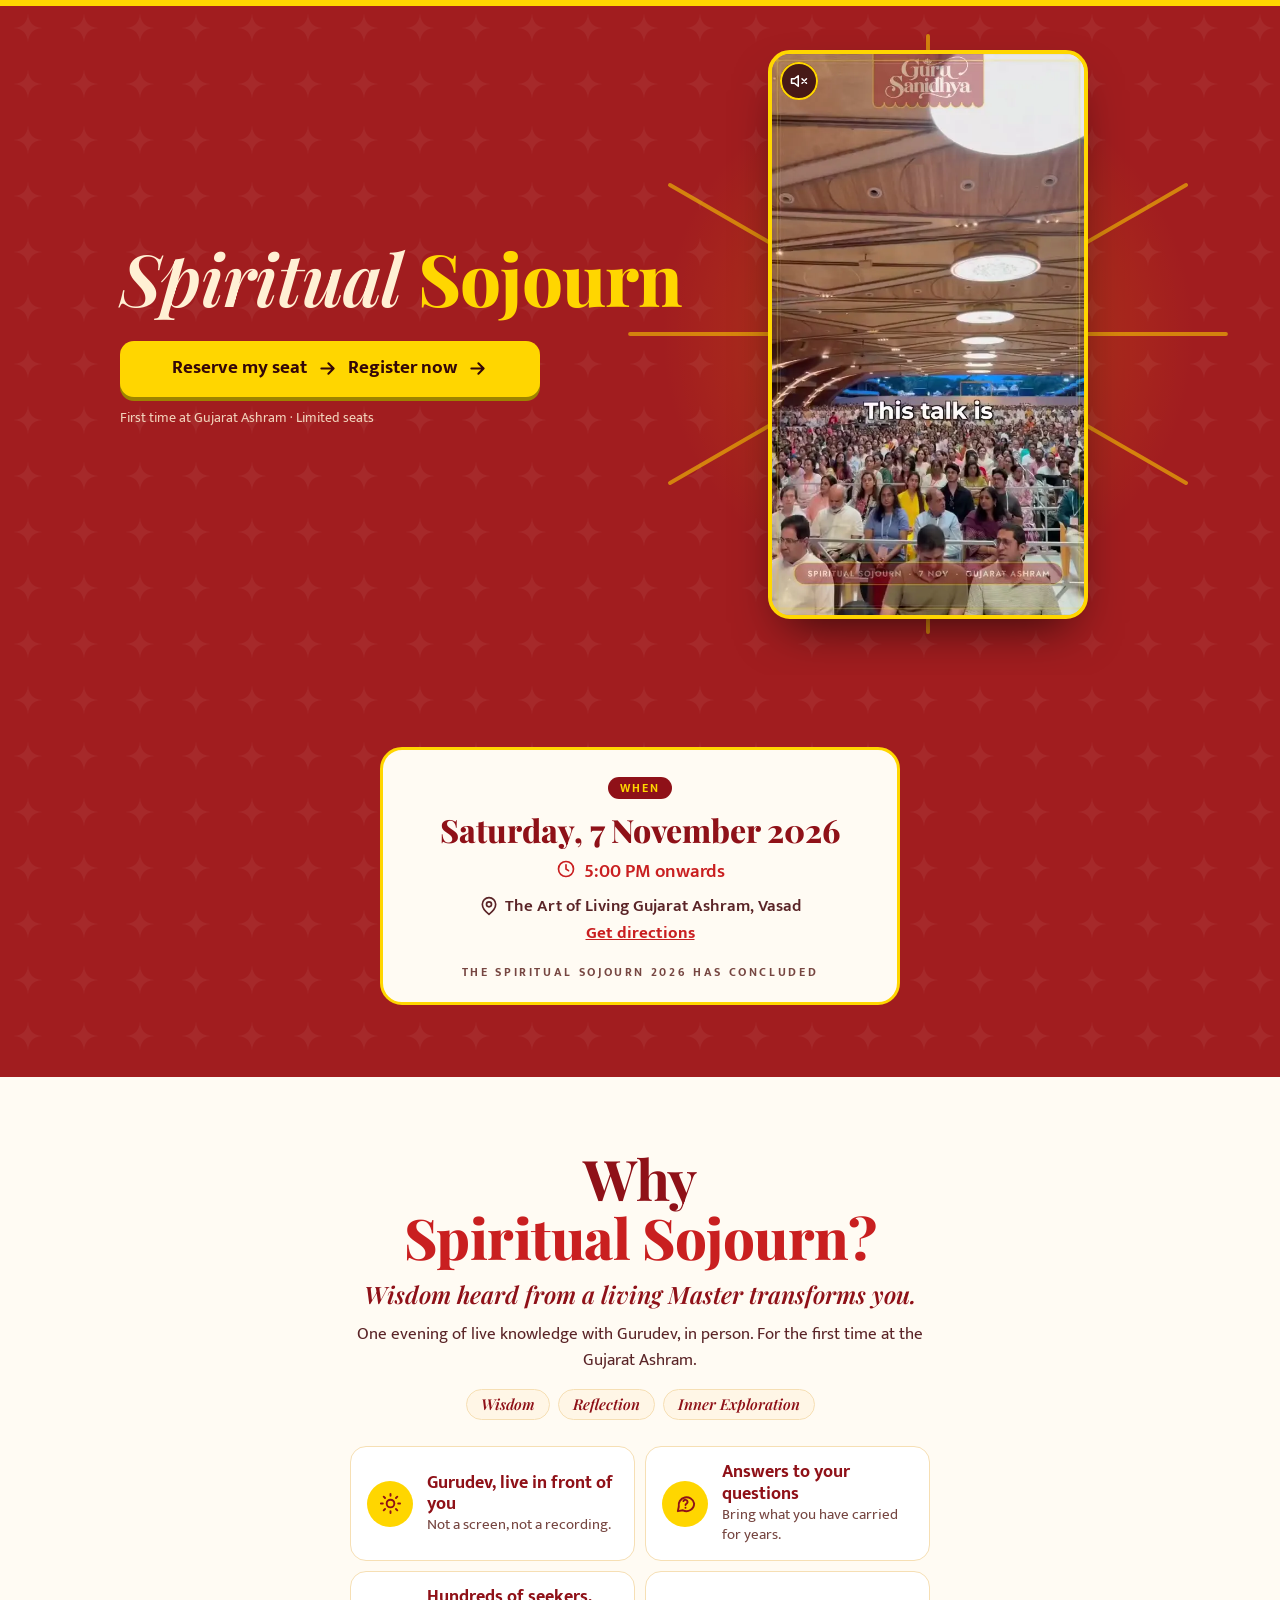
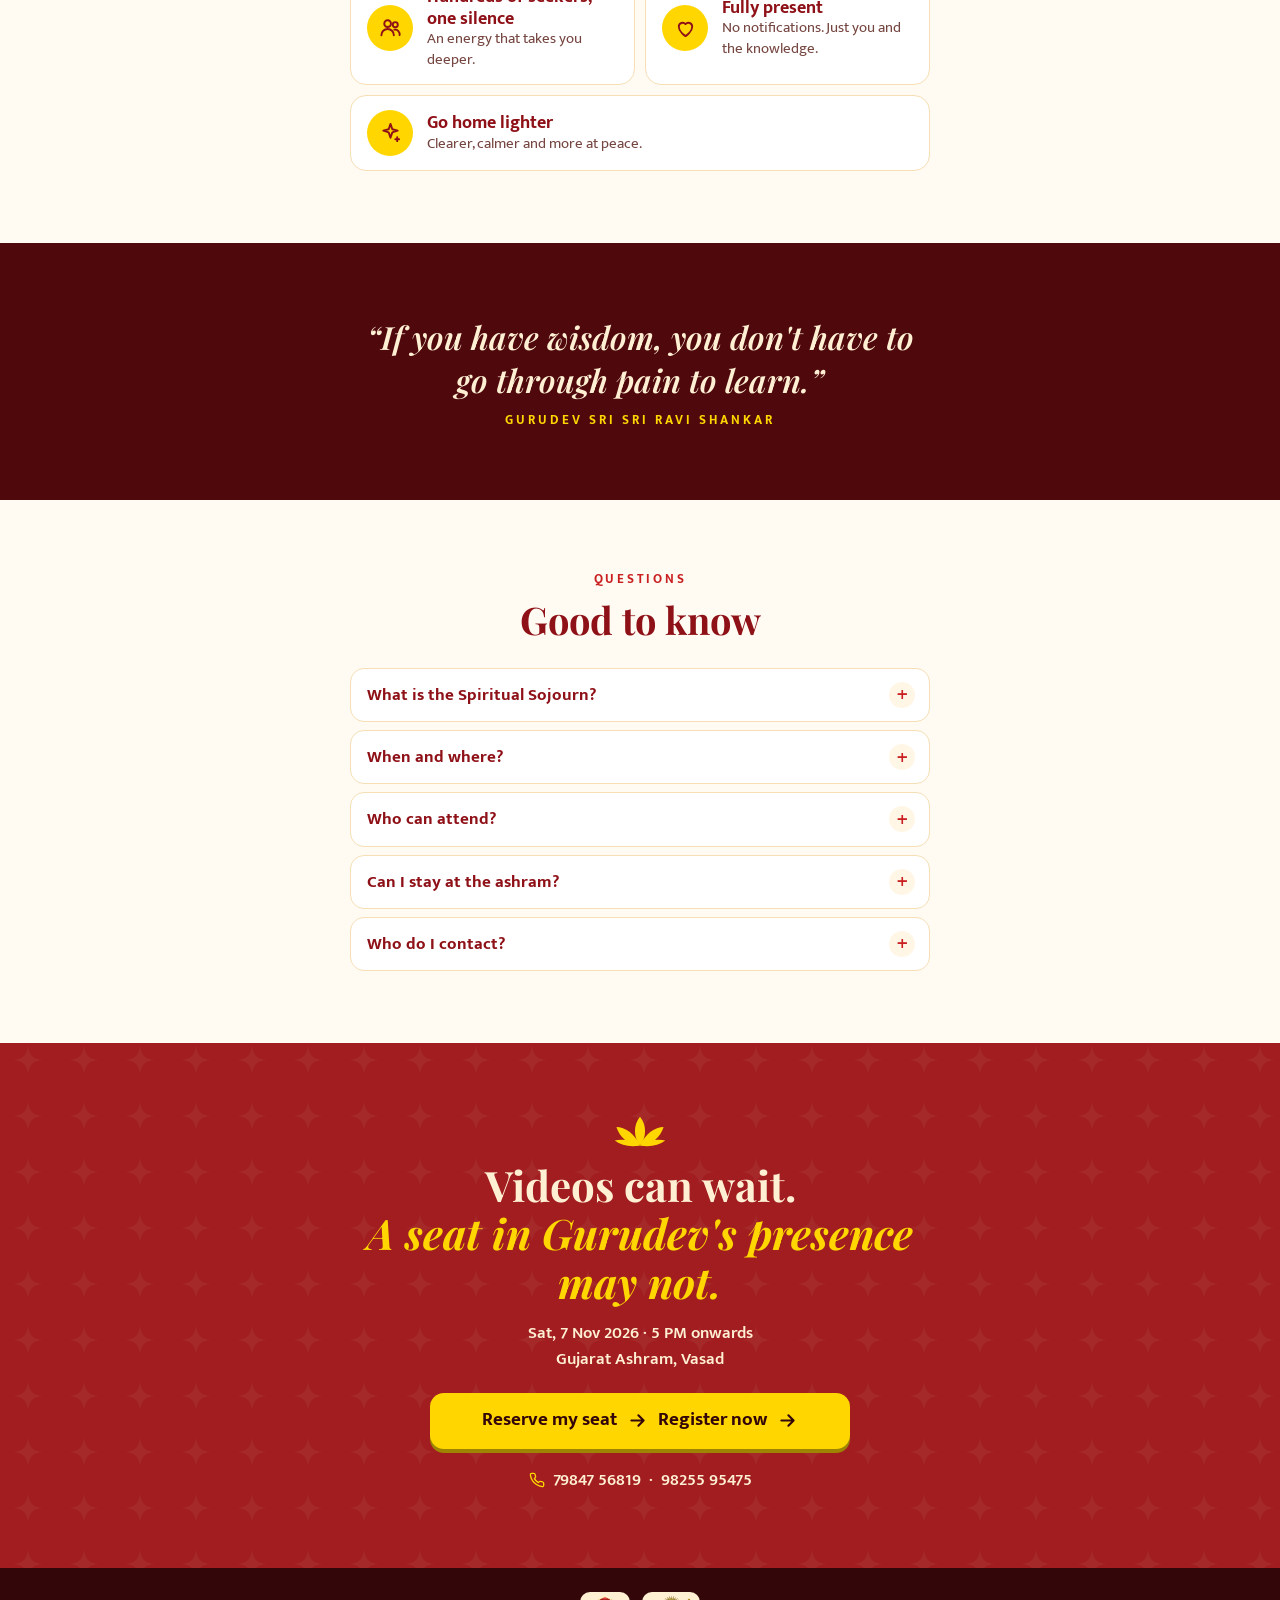
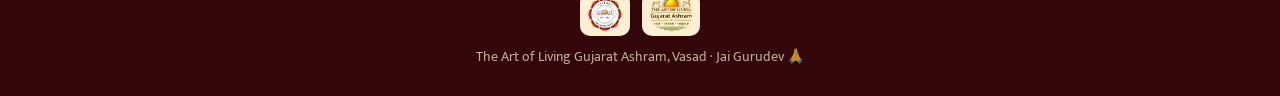
<file: template.html>
<!doctype html>
<html lang="en">
<head>
<meta charset="utf-8">
<meta name="viewport" content="width=device-width,initial-scale=1,viewport-fit=cover">
<title>Spiritual Sojourn with Gurudev · Sat 7 Nov 2026 · Gujarat Ashram, Vasad</title>
<meta name="description" content="Spiritual Sojourn with Gurudev Sri Sri Ravi Shankar, for the first time at The Art of Living Gujarat Ashram, Vasad. Saturday 7 November 2026, 5:00 PM onwards. Reserve your seat.">
<meta name="theme-color" content="#A11D1F">
<meta property="og:type" content="website">
<meta property="og:title" content="Spiritual Sojourn with Gurudev · First time at Gujarat Ashram">
<meta property="og:description" content="Sat, 7 Nov 2026 · 5:00 PM onwards · Gujarat Ashram, Vasad. Seats are limited.">
<meta property="og:image" content="../img/og.jpg">
<meta name="twitter:card" content="summary_large_image">
<link rel="preconnect" href="https://fonts.googleapis.com">
<link rel="preconnect" href="https://fonts.gstatic.com" crossorigin>
<link rel="stylesheet" href="https://fonts.googleapis.com/css2?family=Mukta:wght@400;500;600;700&family=Playfair+Display:ital,wght@0,700;0,800;1,600&display=swap">
<link rel="preload" as="image" href="../video/sojourn-reel-poster.webp">
<link rel="stylesheet" href="../assets/gg.css?v=5">
<link rel="icon" href="../img/badge-45-years.webp">
</head>
<body data-mode="{{MODE}}">

<svg width="0" height="0" style="position:absolute" aria-hidden="true">
  <defs>
    <symbol id="lotus" viewBox="0 0 64 40"><path d="M32 2 C40 12 40 26 32 36 C24 26 24 12 32 2Z"/><path d="M32 36 C26 22 14 14 4 14 C8 26 18 36 32 36Z"/><path d="M32 36 C38 22 50 14 60 14 C56 26 46 36 32 36Z"/><path d="M32 36 C22 30 12 28 2 30 C10 36 20 38 32 36Z"/><path d="M32 36 C42 30 52 28 62 30 C54 36 44 38 32 36Z"/></symbol>
    <symbol id="i-check" viewBox="0 0 24 24" fill="none" stroke="currentColor" stroke-width="2.4" stroke-linecap="round" stroke-linejoin="round"><path d="M20 6 9 17l-5-5"/></symbol>
    <symbol id="i-lock" viewBox="0 0 24 24" fill="none" stroke="currentColor" stroke-width="2" stroke-linecap="round" stroke-linejoin="round"><rect x="4" y="11" width="16" height="10" rx="2"/><path d="M8 11V7a4 4 0 0 1 8 0v4"/></symbol>
    <symbol id="i-arrow" viewBox="0 0 24 24" fill="none" stroke="currentColor" stroke-width="2.4" stroke-linecap="round" stroke-linejoin="round"><path d="M5 12h14M13 6l6 6-6 6"/></symbol>
    <symbol id="i-sun" viewBox="0 0 24 24" fill="none" stroke="currentColor" stroke-width="2" stroke-linecap="round"><circle cx="12" cy="12" r="4"/><path d="M12 2v2M12 20v2M4.9 4.9l1.4 1.4M17.7 17.7l1.4 1.4M2 12h2M20 12h2M4.9 19.1l1.4-1.4M17.7 6.3l1.4-1.4"/></symbol>
    <symbol id="i-ask" viewBox="0 0 24 24" fill="none" stroke="currentColor" stroke-width="2" stroke-linecap="round" stroke-linejoin="round"><path d="M21 12a8 8 0 0 1-11.6 7.1L4 20l1-4.6A8 8 0 1 1 21 12Z"/><path d="M9.8 9.5a2.3 2.3 0 0 1 4.4.9c0 1.5-2.2 2-2.2 3.1M12 16.5h.01"/></symbol>
    <symbol id="i-people" viewBox="0 0 24 24" fill="none" stroke="currentColor" stroke-width="2" stroke-linecap="round" stroke-linejoin="round"><circle cx="9" cy="8" r="3.5"/><path d="M2.5 20a6.5 6.5 0 0 1 13 0"/><circle cx="17" cy="9" r="2.6"/><path d="M16 14.2a5 5 0 0 1 5.5 5.8"/></symbol>
    <symbol id="i-spark" viewBox="0 0 24 24" fill="none" stroke="currentColor" stroke-width="2" stroke-linecap="round" stroke-linejoin="round"><path d="M12 3l1.9 5.6L19.5 10l-5.6 1.9L12 17.5l-1.9-5.6L4.5 10l5.6-1.4Z"/><path d="M19 17v4M17 19h4"/></symbol>
    <symbol id="i-heart" viewBox="0 0 24 24" fill="none" stroke="currentColor" stroke-width="2" stroke-linecap="round" stroke-linejoin="round"><path d="M12 21s-7-4.4-7-10a4 4 0 0 1 7-2.6A4 4 0 0 1 19 11c0 5.6-7 10-7 10Z"/></symbol>
    <symbol id="i-cal" viewBox="0 0 24 24" fill="none" stroke="currentColor" stroke-width="2" stroke-linecap="round" stroke-linejoin="round"><rect x="3" y="5" width="18" height="16" rx="2"/><path d="M16 3v4M8 3v4M3 10h18"/></symbol>
    <symbol id="i-clock" viewBox="0 0 24 24" fill="none" stroke="currentColor" stroke-width="2" stroke-linecap="round"><circle cx="12" cy="12" r="9"/><path d="M12 7v5l3 2"/></symbol>
    <symbol id="i-pin" viewBox="0 0 24 24" fill="none" stroke="currentColor" stroke-width="2" stroke-linecap="round" stroke-linejoin="round"><path d="M20 10c0 6-8 12-8 12S4 16 4 10a8 8 0 0 1 16 0Z"/><circle cx="12" cy="10" r="3"/></symbol>
    <symbol id="i-phone" viewBox="0 0 24 24" fill="none" stroke="currentColor" stroke-width="2" stroke-linecap="round" stroke-linejoin="round"><path d="M22 16.9v3a2 2 0 0 1-2.2 2 19.8 19.8 0 0 1-8.6-3.1 19.5 19.5 0 0 1-6-6A19.8 19.8 0 0 1 2.1 4.2 2 2 0 0 1 4.1 2h3a2 2 0 0 1 2 1.7c.1 1 .4 1.9.7 2.8a2 2 0 0 1-.5 2.1L8 9.9a16 16 0 0 0 6 6l1.3-1.3a2 2 0 0 1 2.1-.4c.9.3 1.8.6 2.8.7a2 2 0 0 1 1.7 2Z"/></symbol>
    <symbol id="i-sound" viewBox="0 0 24 24" fill="none" stroke="currentColor" stroke-width="2" stroke-linecap="round" stroke-linejoin="round"><path d="M11 5 6 9H2v6h4l5 4Z"/><path d="M15.5 8.5a5 5 0 0 1 0 7M19 5a10 10 0 0 1 0 14"/></symbol>
    <symbol id="i-mute" viewBox="0 0 24 24" fill="none" stroke="currentColor" stroke-width="2" stroke-linecap="round" stroke-linejoin="round"><path d="M11 5 6 9H2v6h4l5 4Z"/><path d="m22 9-6 6M16 9l6 6"/></symbol>
    <symbol id="i-wa" viewBox="0 0 24 24" fill="currentColor"><path d="M17.5 14.4c-.3-.1-1.8-.9-2-1-.3-.1-.5-.1-.7.1-.2.3-.8 1-.9 1.2-.2.2-.3.2-.6.1-.3-.1-1.3-.5-2.4-1.5-.9-.8-1.5-1.8-1.7-2.1-.2-.3 0-.5.1-.6l.4-.5c.2-.2.2-.3.3-.5.1-.2 0-.4 0-.5l-.9-2.2c-.2-.6-.5-.5-.7-.5h-.6c-.2 0-.5.1-.8.4-.3.3-1 1-1 2.5s1.1 2.9 1.2 3.1c.1.2 2.1 3.2 5.1 4.5.7.3 1.3.5 1.7.6.7.2 1.4.2 1.9.1.6-.1 1.8-.7 2-1.4.2-.7.2-1.3.2-1.4-.1-.2-.3-.3-.6-.4ZM12 2a10 10 0 0 0-8.6 15.1L2 22l5-1.3A10 10 0 1 0 12 2Zm0 18.2c-1.5 0-3-.4-4.2-1.2l-.3-.2-3 .8.8-2.9-.2-.3A8.2 8.2 0 1 1 12 20.2Z"/></symbol>
  </defs>
</svg>

<!-- ============ HERO ============ -->
<header class="hero" data-loop>
  <div class="wrap hero-grid">
    <div class="hero-text">
      <h1 class="title"><span class="t1">Spiritual</span> <span class="t2">Sojourn</span></h1>
    </div>

    <div class="hero-media">
      <div class="reel-wrap">
        <div class="halo" aria-hidden="true">
          <svg class="rays" viewBox="-100 -100 200 200">
            <g stroke="#FFD600" stroke-width="1.3" stroke-linecap="round" stroke-opacity=".55">
              <line y1="-36" y2="-98"/><line y1="-36" y2="-98" transform="rotate(30)"/><line y1="-36" y2="-98" transform="rotate(60)"/><line y1="-36" y2="-98" transform="rotate(90)"/><line y1="-36" y2="-98" transform="rotate(120)"/><line y1="-36" y2="-98" transform="rotate(150)"/><line y1="-36" y2="-98" transform="rotate(180)"/><line y1="-36" y2="-98" transform="rotate(210)"/><line y1="-36" y2="-98" transform="rotate(240)"/><line y1="-36" y2="-98" transform="rotate(270)"/><line y1="-36" y2="-98" transform="rotate(300)"/><line y1="-36" y2="-98" transform="rotate(330)"/>
            </g>
          </svg>
        </div>
        <div class="reel" id="reel">
          <video id="reel-video" src="../video/sojourn-reel.mp4" poster="../video/sojourn-reel-poster.webp" muted loop playsinline preload="metadata" width="576" height="1024" aria-label="Seekers share what the Spiritual Sojourn with Gurudev was like"></video>
          <button class="sound" type="button" aria-pressed="false" aria-label="Turn sound on"><svg class="off"><use href="#i-mute"/></svg><svg class="on"><use href="#i-sound"/></svg><span>Sound</span></button>
        </div>
      </div>
    </div>

    <div class="hero-cta">
      <a id="hero-cta" class="cta" data-cta href="https://tinyurl.com/GyaanGanga2026">
<!--pay-->        Reserve my seat <svg><use href="#i-arrow"/></svg><!--/pay-->
<!--lead-->        Register now <svg><use href="#i-arrow"/></svg><!--/lead-->
      </a>
      <p class="note">First time at Gujarat Ashram · Limited seats</p>
    </div>
  </div>
</header>

<main>
<!-- ============ DATE & TIME ============ -->
<section class="s event">
  <div class="wrap">
    <div class="card ev rv">
      <span class="label">When</span>
      <p class="ev-day">Saturday, 7 November 2026</p>
      <p class="ev-time"><svg><use href="#i-clock"/></svg>5:00 PM onwards</p>
      <p class="ev-place"><span><svg><use href="#i-pin"/></svg>The Art of Living Gujarat Ashram, Vasad</span><a href="https://www.google.com/maps/search/?api=1&amp;query=Art+of+Living+Gujarat+Ashram+Vasad" target="_blank" rel="noopener">Get directions</a></p>
      <p class="count-label" data-count-label>Begins in</p>
      <div class="count" data-count role="timer" aria-live="off">
        <div class="u"><b>--</b><small>Days</small></div><div class="u"><b>--</b><small>Hrs</small></div><div class="u"><b>--</b><small>Min</small></div><div class="u"><b>--</b><small>Sec</small></div>
      </div>
    </div>
  </div>
</section>

<!-- ============ WHY ATTEND ============ -->
<section class="s ivory">
  <div class="wrap narrow">
    <div class="head rv">
      <h2 class="why-title">Why <em>Spiritual Sojourn?</em></h2>
      <p class="why-line">Wisdom heard from a living Master transforms you.</p>
      <p>One evening of live knowledge with Gurudev, in person. For the first time at the Gujarat Ashram.</p>
      <div class="theme"><span>Wisdom</span><span>Reflection</span><span>Inner Exploration</span></div>
    </div>
    <ul class="points">
      <li class="rv"><span class="pi"><svg><use href="#i-sun"/></svg></span><span><b>Gurudev, live in front of you</b><small>Not a screen, not a recording.</small></span></li>
      <li class="rv"><span class="pi"><svg><use href="#i-ask"/></svg></span><span><b>Answers to your questions</b><small>Bring what you have carried for years.</small></span></li>
      <li class="rv"><span class="pi"><svg><use href="#i-people"/></svg></span><span><b>Hundreds of seekers, one silence</b><small>An energy that takes you deeper.</small></span></li>
      <li class="rv"><span class="pi"><svg><use href="#i-heart"/></svg></span><span><b>Fully present</b><small>No notifications. Just you and the knowledge.</small></span></li>
      <li class="rv"><span class="pi"><svg><use href="#i-spark"/></svg></span><span><b>Go home lighter</b><small>Clearer, calmer and more at peace.</small></span></li>
    </ul>
  </div>
</section>

<!-- ============ QUOTE ============ -->
<section class="s dark">
  <div class="wrap narrow">
    <figure class="quote rv">
      <blockquote>“If you have wisdom, you don't have to go through pain to learn.”</blockquote>
      <cite>Gurudev Sri Sri Ravi Shankar</cite>
    </figure>
  </div>
</section>

<!-- ============ FAQ ============ -->
<section class="s ivory">
  <div class="wrap narrow">
    <div class="head rv"><span class="kicker">Questions</span><h2>Good to know</h2></div>
    <div class="faq">
      <details class="rv"><summary>What is the Spiritual Sojourn?</summary><p>An evening of live knowledge with Gurudev Sri Sri Ravi Shankar, in person, on wisdom, reflection and inner exploration.</p></details>
      <details class="rv"><summary>When and where?</summary><p>Saturday, 7 November 2026, 5:00 PM onwards, at The Art of Living Gujarat Ashram, Vasad (between Anand and Vadodara). Please come early to settle in.</p></details>
      <details class="rv"><summary>Who can attend?</summary><p>Every seeker is welcome. No prior program is needed. Each person attending, including family members, should be registered.</p></details>
      <details class="rv"><summary>Can I stay at the ashram?</summary><p>If you are travelling from far, available stay options and fees are shown on the registration page.</p></details>
      <details class="rv"><summary>Who do I contact?</summary><p>Call or WhatsApp <a href="tel:+917984756819">+91 79847 56819</a> or <a href="tel:+919825595475">+91 98255 95475</a>.</p></details>
    </div>
  </div>
</section>
</main>

<!-- ============ FINAL CTA ============ -->
<section class="s final" id="final">
  <div class="wrap narrow">
    <svg class="lotus rv" fill="#FFD600" aria-hidden="true"><use href="#lotus"/></svg>
    <h2 class="rv">Videos can wait.<br><em>A seat in Gurudev's presence may not.</em></h2>
    <p class="final-when rv">Sat, 7 Nov 2026 · 5 PM onwards<br>Gujarat Ashram, Vasad</p>
    <div class="rv">
      <a class="cta" data-cta href="https://tinyurl.com/GyaanGanga2026">
<!--pay-->        Reserve my seat <svg><use href="#i-arrow"/></svg><!--/pay-->
<!--lead-->        Register now <svg><use href="#i-arrow"/></svg><!--/lead-->
      </a>
    </div>
    <p class="contact rv"><svg><use href="#i-phone"/></svg><a href="tel:+917984756819">79847 56819</a> · <a href="tel:+919825595475">98255 95475</a></p>
  </div>
</section>

<footer>
  <div class="wrap">
    <div class="logos"><img src="../img/badge-45-years.webp" alt="The Art of Living, 45 years" width="250" height="250" loading="lazy"><img src="../img/aol-gujarat-ashram.webp" alt="The Art of Living Gujarat Ashram" width="280" height="235" loading="lazy"></div>
    <p>The Art of Living Gujarat Ashram, Vasad · Jai Gurudev 🙏</p>
  </div>
</footer>

<!-- sticky bar (phones) -->
<div class="sticky">
  <div class="in">
    <div class="txt"><b>Sat, 7 Nov · 5 PM</b><small data-sticky-time>Gujarat Ashram, Vasad</small></div>
    <a class="cta" data-cta href="https://tinyurl.com/GyaanGanga2026">
<!--pay-->      Reserve seat<!--/pay-->
<!--lead-->      Register<!--/lead-->
    </a>
  </div>
</div>

<!--lead-->
<!-- step 1 of 2: WhatsApp number -->
<div class="modal" id="wa-step" aria-hidden="true">
  <div class="scrim"></div>
  <div class="sheet" role="dialog" aria-modal="true" aria-labelledby="wa-title">
    <div class="grab" aria-hidden="true"></div>
    <button class="x" type="button" aria-label="Close">×</button>
    <form novalidate>
      <div class="steps" aria-hidden="true"><i class="on"></i><i></i></div>
      <span class="st">Step 1 of 2</span>
      <h3 id="wa-title">Your WhatsApp number</h3>
      <p class="why">We'll send your reminder and updates for Sat, 7 Nov here.</p>
      <div class="field">
        <label class="sr" for="wa-num">WhatsApp number</label>
        <div class="phone"><span class="cc">🇮🇳 +91</span><input id="wa-num" name="phone" type="tel" inputmode="numeric" autocomplete="tel-national" placeholder="98765 43210" maxlength="16" required></div>
        <p class="err" role="alert"></p>
      </div>
      <button class="cta wa" type="submit"><svg><use href="#i-wa"/></svg>Continue to registration</button>
      <p class="trust"><svg><use href="#i-lock"/></svg>Only for event updates. No spam.</p>
    </form>
    <div class="done" aria-live="polite">
      <div class="ok"><svg><use href="#i-check"/></svg></div>
      <h3>Jai Gurudev! 🙏</h3>
      <p>Taking you to registration…<br>Not moving? <a data-go href="https://tinyurl.com/GyaanGanga2026">Tap here</a></p>
    </div>
  </div>
</div>
<!--/lead-->

<script src="../assets/gg.js?v=5"></script>
</body>
</html>
</file>
<file: assets/gg.css>
/* Spiritual Sojourn 2026 · mobile-first, kept deliberately simple.
   Looping animations use transform/opacity only, pause off-screen,
   and switch off for people who ask for reduced motion. */

:root{
  --red:#A11D1F; --deep:#8F1118; --deep-8:#4F090D; --deep-9:#330609;
  --ink:#3B0B0E; --ink-soft:#5A2427; --ink-mute:#764641;
  --ivory:#FFF0D4; --ivory-0:#FFFBF3; --ivory-1:#FFF6E6; --ivory-3:#F6DFB4;
  --gold:#FFD600; --gold-6:#E6C000; --gold-7:#9E8400;
  --verm:#C91F20; --wa:#1FAF5A; --wa-d:#168A46;
  --disp:"Playfair Display",Georgia,serif;
  --body:"Mukta",system-ui,-apple-system,"Segoe UI",Roboto,sans-serif;
  --gut:20px; --ease:cubic-bezier(.2,.8,.2,1);
  --star:url("data:image/svg+xml,%3Csvg xmlns='http://www.w3.org/2000/svg' width='56' height='56'%3E%3Cpath d='M28 14 C29 23 33 27 42 28 C33 29 29 33 28 42 C27 33 23 29 14 28 C23 27 27 23 28 14Z' fill='%23ffffff' fill-opacity='0.05'/%3E%3C/svg%3E");
}
*,*::before,*::after{box-sizing:border-box}
html{-webkit-text-size-adjust:100%;scroll-behavior:smooth}
body{margin:0;background:var(--red) var(--star);color:var(--ivory);font:400 17px/1.55 var(--body);-webkit-font-smoothing:antialiased;overflow-x:hidden}
img{max-width:100%;height:auto;display:block}
a{color:inherit}
h1,h2,h3{font-family:var(--disp);line-height:1.15;margin:0;font-weight:700}
p{margin:0}
.wrap{width:100%;max-width:1080px;margin:0 auto;padding:0 var(--gut)}
.narrow{max-width:620px}
.sr{position:absolute;width:1px;height:1px;overflow:hidden;clip:rect(0 0 0 0);white-space:nowrap}

/* ---------- hero ---------- */
.hero{position:relative;overflow:hidden;padding:max(18px,env(safe-area-inset-top)) 0 22px;
  border-top:6px solid var(--gold)}
.hero-grid{display:grid;gap:14px;justify-items:center;text-align:center}
.title{white-space:nowrap;font-size:clamp(34px,10.4vw,64px);line-height:1;letter-spacing:-.01em}
.title .t1{font-style:italic;font-weight:600;color:var(--ivory)}
.title .t2{font-weight:800;color:var(--gold)}

/* video sized so title + video + button fit one phone screen */
.hero-media{width:100%}
.reel-wrap{position:relative;isolation:isolate;margin:0 auto;
  width:min(82vw,340px,calc((100vh - 210px) * 9 / 16));min-width:200px}
@supports (height:100svh){.reel-wrap{width:min(82vw,340px,calc((100svh - 210px) * 9 / 16))}}
.halo{position:absolute;left:50%;top:50%;width:190%;aspect-ratio:1;transform:translate(-50%,-50%);z-index:-1;pointer-events:none;
  background:radial-gradient(circle,rgba(255,214,0,.4) 0%,rgba(255,170,0,.12) 34%,rgba(255,170,0,0) 62%)}
.rays{position:absolute;inset:0;width:100%;height:100%;animation:spin 80s linear infinite;will-change:transform}
@keyframes spin{to{transform:rotate(360deg)}}
.reel{position:relative;aspect-ratio:9/16;border-radius:22px;border:4px solid var(--gold);background:var(--deep-9) url(../video/sojourn-reel-poster.webp) center/cover;
  box-shadow:0 22px 50px -18px rgba(0,0,0,.7);overflow:hidden;cursor:pointer}
.reel video{position:absolute;inset:0;width:100%;height:100%;object-fit:cover}
.sound{position:absolute;left:8px;top:8px;z-index:2;width:38px;height:38px;display:grid;place-items:center;border:0;border-radius:50%;cursor:pointer;
  background:rgba(51,6,9,.82);color:#fff;-webkit-tap-highlight-color:transparent}
.sound::before{content:"";position:absolute;inset:0;border-radius:50%;border:2px solid var(--gold);animation:ring 2.2s ease-out infinite}
@keyframes ring{0%{transform:scale(1);opacity:.9}100%{transform:scale(1.5);opacity:0}}
.sound span{display:none}
.sound svg{width:18px;height:18px}
.sound .on{display:none}
.sound[aria-pressed="true"] .on{display:block}
.sound[aria-pressed="true"] .off,.sound[aria-pressed="true"]::before{display:none}

.hero-cta{width:100%;max-width:420px}
.note{margin-top:10px;font-size:14px;color:var(--ivory);opacity:.85}

/* ---------- button ---------- */
.cta{position:relative;isolation:isolate;display:flex;align-items:center;justify-content:center;gap:10px;width:100%;min-height:56px;
  border:0;border-radius:14px;cursor:pointer;text-decoration:none;padding:14px 22px;overflow:hidden;
  font:700 19px/1.1 var(--body);color:var(--deep-9);background:var(--gold);box-shadow:0 4px 0 var(--gold-7);
  transition:transform .15s var(--ease);-webkit-tap-highlight-color:transparent}
.cta:active{transform:translateY(3px);box-shadow:0 1px 0 var(--gold-7)}
.cta svg{width:21px;height:21px;flex:none}
.cta::after{content:"";position:absolute;z-index:-1;top:0;left:0;width:36%;height:100%;
  background:linear-gradient(100deg,transparent,rgba(255,255,255,.65),transparent);transform:translateX(-130%) skewX(-18deg);animation:shine 4s ease-in-out 1.5s infinite}
@keyframes shine{0%,65%{transform:translateX(-130%) skewX(-18deg)}100%{transform:translateX(340%) skewX(-18deg)}}
.cta.wa{color:#fff;background:var(--wa);box-shadow:0 4px 0 #0F6633}
.cta.wa::after{display:none}

/* ---------- sections ---------- */
section.s{padding:52px 0}
.s.ivory{background:var(--ivory-0);color:var(--ink)}
.s.dark{background:var(--deep-8)}
.head{text-align:center;margin-bottom:26px}
.kicker{display:block;font:700 12.5px/1.3 var(--body);letter-spacing:.22em;text-transform:uppercase;color:var(--verm);margin-bottom:10px}
.head h2{font-size:clamp(26px,7vw,38px);color:var(--deep)}
.head p{margin-top:10px;color:var(--ink-soft)}

/* date card */
.event{padding:8px 0 44px}
.card{background:var(--ivory-0);color:var(--ink);border-radius:22px;border:3px solid var(--gold);max-width:520px;margin:0 auto;padding:24px 20px;text-align:center}
.label{display:inline-block;background:var(--deep);color:var(--gold);border-radius:99px;padding:5px 12px;font:700 12px/1 var(--body);letter-spacing:.18em;text-transform:uppercase}
.ev-day{margin-top:12px;font:800 clamp(24px,6.6vw,32px)/1.15 var(--disp);color:var(--deep)}
.ev-time,.ev-place{display:flex;justify-content:center;gap:8px;margin-top:8px;font-weight:600;font-size:17px}
.ev-time{font-size:19px;color:var(--verm)}
.ev-place{flex-direction:column;align-items:center;gap:2px;color:var(--ink-soft);line-height:1.45}
.ev-place span{display:inline-flex;gap:6px;align-items:flex-start;text-align:left}
.ev-place a{color:var(--verm);font-weight:700}
.ev-time svg,.ev-place svg{width:20px;height:20px;flex:none;margin-top:2px}
.count-label{margin-top:20px;font:700 12px/1 var(--body);letter-spacing:.22em;text-transform:uppercase;color:var(--ink-mute)}
.count{display:flex;justify-content:center;gap:8px;margin-top:10px}
.count .u{min-width:62px;background:var(--deep);border-radius:12px;padding:8px 4px 6px}
.count b{display:block;font:700 24px/1 var(--disp);color:var(--gold);font-variant-numeric:tabular-nums}
.count small{display:block;margin-top:4px;font:600 10px/1 var(--body);letter-spacing:.16em;text-transform:uppercase;color:var(--ivory)}

/* why attend */
.head .why-title{font-size:clamp(36px,10.5vw,56px);line-height:1.05;color:var(--deep);letter-spacing:-.01em}
.why-title em{display:block;font-style:normal;font-weight:800;color:var(--verm)}
.head .why-line{margin-top:12px;font:italic 600 clamp(19px,5.2vw,24px)/1.35 var(--disp);color:var(--deep)}
.theme{display:flex;flex-wrap:wrap;justify-content:center;gap:8px;margin-top:16px}
.theme span{background:var(--ivory-1);border:1px solid var(--ivory-3);color:var(--deep);border-radius:99px;padding:4px 14px;font:italic 600 15px/1.4 var(--disp)}
.points{list-style:none;margin:0;padding:0;display:grid;gap:10px}
.points li{display:flex;gap:14px;align-items:center;background:#fff;border:1px solid var(--ivory-3);border-radius:16px;padding:14px 16px}
.pi{flex:none;width:46px;height:46px;border-radius:50%;display:grid;place-items:center;background:var(--gold);color:var(--deep)}
.pi svg{width:23px;height:23px}
.points b{display:block;font:700 17.5px/1.25 var(--body);color:var(--deep)}
.points small{display:block;font-size:15px;line-height:1.35;color:var(--ink-mute)}

/* quote */
.quote{margin:0;text-align:center}
.quote blockquote{margin:0;font:italic 600 clamp(22px,6vw,32px)/1.35 var(--disp);color:var(--ivory)}
.quote cite{display:block;margin-top:14px;font:700 12.5px/1 var(--body);letter-spacing:.24em;text-transform:uppercase;font-style:normal;color:var(--gold)}

/* faq */
.faq{display:grid;gap:8px}
.faq details{background:#fff;border:1px solid var(--ivory-3);border-radius:14px}
.faq summary{cursor:pointer;list-style:none;padding:15px 48px 15px 16px;position:relative;font:700 16.5px/1.35 var(--body);color:var(--deep)}
.faq summary::-webkit-details-marker{display:none}
.faq summary::after{content:"+";position:absolute;right:14px;top:50%;margin-top:-13px;width:26px;height:26px;border-radius:50%;display:grid;place-items:center;
  background:var(--ivory-1);color:var(--verm);font:700 19px/1 var(--body);transition:transform .25s var(--ease)}
.faq details[open] summary::after{transform:rotate(45deg)}
.faq details p{padding:0 16px 16px;color:var(--ink-soft);font-size:16px}

/* final */
.final{text-align:center}
.final .lotus{width:54px;height:34px;display:block;margin:0 auto 12px}
.final h2{font-size:clamp(27px,7.4vw,42px);color:var(--ivory)}
.final h2 em{color:var(--gold)}
.final-when{margin:14px 0 20px;font-weight:600;opacity:.9}
.final .cta{max-width:420px;margin:0 auto}
.contact{display:inline-flex;align-items:center;gap:8px;margin-top:18px;font-weight:600}
.contact a{text-decoration:none}
.contact svg{width:16px;height:16px;color:var(--gold)}

footer{background:var(--deep-9);padding:24px 0 110px;text-align:center;font-size:14px}
footer .logos{display:flex;justify-content:center;gap:12px;margin-bottom:10px}
footer .logos img{height:44px;width:auto;background:var(--ivory);border-radius:10px;padding:3px 6px}
footer p{opacity:.7}

/* sticky bar */
.sticky{position:fixed;left:0;right:0;bottom:0;z-index:40;padding:10px var(--gut) calc(10px + env(safe-area-inset-bottom));
  background:var(--deep-9);border-top:2px solid var(--gold);transform:translateY(110%);transition:transform .3s var(--ease)}
.sticky.on{transform:none}
.sticky .in{max-width:560px;margin:0 auto;display:flex;align-items:center;gap:12px}
.sticky .txt{flex:1;min-width:0;line-height:1.25}
.sticky .txt b{display:block;font:700 16px/1.2 var(--body);color:var(--gold)}
.sticky .txt small{font-size:13px;color:var(--ivory);opacity:.85;font-variant-numeric:tabular-nums}
.sticky .cta{width:auto;min-height:48px;font-size:16.5px;padding:10px 20px;flex:none}

/* ---------- WhatsApp step ---------- */
.modal{position:fixed;inset:0;z-index:60;display:grid;grid-template-columns:minmax(0,1fr);place-items:end center;visibility:hidden;opacity:0;transition:opacity .25s,visibility 0s .25s}
.modal.on{visibility:visible;opacity:1;transition:opacity .25s}
.modal .scrim{position:absolute;inset:0;background:rgba(30,3,5,.72)}
.sheet{position:relative;width:100%;max-width:460px;background:var(--ivory-0);color:var(--ink);border-radius:24px 24px 0 0;
  padding:14px 20px calc(22px + env(safe-area-inset-bottom));transform:translateY(40px);transition:transform .3s var(--ease)}
.modal.on .sheet{transform:none}
.sheet .grab{width:44px;height:5px;border-radius:5px;background:var(--ivory-3);margin:0 auto 12px}
.sheet .x{position:absolute;right:12px;top:12px;width:38px;height:38px;border:0;border-radius:50%;background:var(--ivory-1);color:var(--ink);font-size:22px;cursor:pointer;line-height:1}
.steps{display:flex;gap:6px;margin:4px 0 12px;padding-right:44px}
.steps i{flex:1;height:5px;border-radius:5px;background:var(--ivory-3)}
.steps i.on{background:var(--wa)}
.sheet .st{font:700 12px/1 var(--body);letter-spacing:.18em;text-transform:uppercase;color:var(--wa-d)}
.sheet h3{font-size:24px;color:var(--deep);margin-top:6px}
.sheet .why{font-size:15.5px;color:var(--ink-soft);margin-top:4px}
.field{margin-top:14px}
.phone{display:flex;border:2px solid var(--ivory-3);border-radius:14px;background:#fff;overflow:hidden}
.phone:focus-within{border-color:var(--wa)}
.phone.bad{border-color:var(--verm)}
.phone .cc{display:flex;align-items:center;padding:0 12px;background:var(--ivory-1);font-weight:700;font-size:17px;border-right:2px solid var(--ivory-3)}
.phone input{flex:1;min-width:0;border:0;outline:0;padding:14px 12px;font:600 19px/1 var(--body);letter-spacing:.05em;color:var(--ink);background:transparent}
.err{min-height:20px;font-size:14px;color:var(--verm);margin-top:6px}
.trust{display:flex;justify-content:center;align-items:center;gap:6px;margin-top:12px;font-size:13.5px;color:var(--ink-mute)}
.trust svg{width:15px;height:15px;color:var(--wa-d)}
.done{display:none;text-align:center;padding:18px 0 6px}
.done .ok{width:60px;height:60px;border-radius:50%;background:var(--wa);color:#fff;display:grid;place-items:center;margin:0 auto 12px}
.done .ok svg{width:32px;height:32px}
.done p{color:var(--ink-soft);margin-top:6px}
.done a{color:var(--wa-d);font-weight:700}
.sheet.sent form{display:none}
.sheet.sent .done{display:block}

/* reveal on scroll */
.js .rv{opacity:0;transform:translateY(14px);transition:opacity .6s var(--ease),transform .6s var(--ease)}
.js .rv.in{opacity:1;transform:none}
.off .rays,.off .cta::after,.off .sound::before{animation-play-state:paused}

/* ---------- larger screens ---------- */
@media (min-width:700px){
  .points{grid-template-columns:1fr 1fr}
  .points li:last-child{grid-column:1/-1}
  .sheet{border-radius:24px;margin:auto}
  .modal{place-items:center;padding:20px}
  .sheet .grab{display:none}
  section.s{padding:72px 0}
}
@media (min-width:980px){
  .hero{padding:44px 0 56px}
  .hero-grid{grid-template-columns:1.1fr .9fr;grid-template-areas:"text media" "cta media";column-gap:56px;row-gap:28px;text-align:left;justify-items:start;align-items:end}
  .hero-text{grid-area:text}
  .hero-media{grid-area:media;align-self:center}
  .hero-cta{grid-area:cta;align-self:start}
  .title{font-size:72px}
    .reel-wrap{width:min(320px,calc((100vh - 140px) * 9 / 16))}
  .sticky{display:none}
  footer{padding-bottom:28px}
}

@media (prefers-reduced-motion:reduce){
  *,*::before,*::after{animation:none!important;transition:none!important;scroll-behavior:auto!important}
  .js .rv{opacity:1;transform:none}
}
</file>
